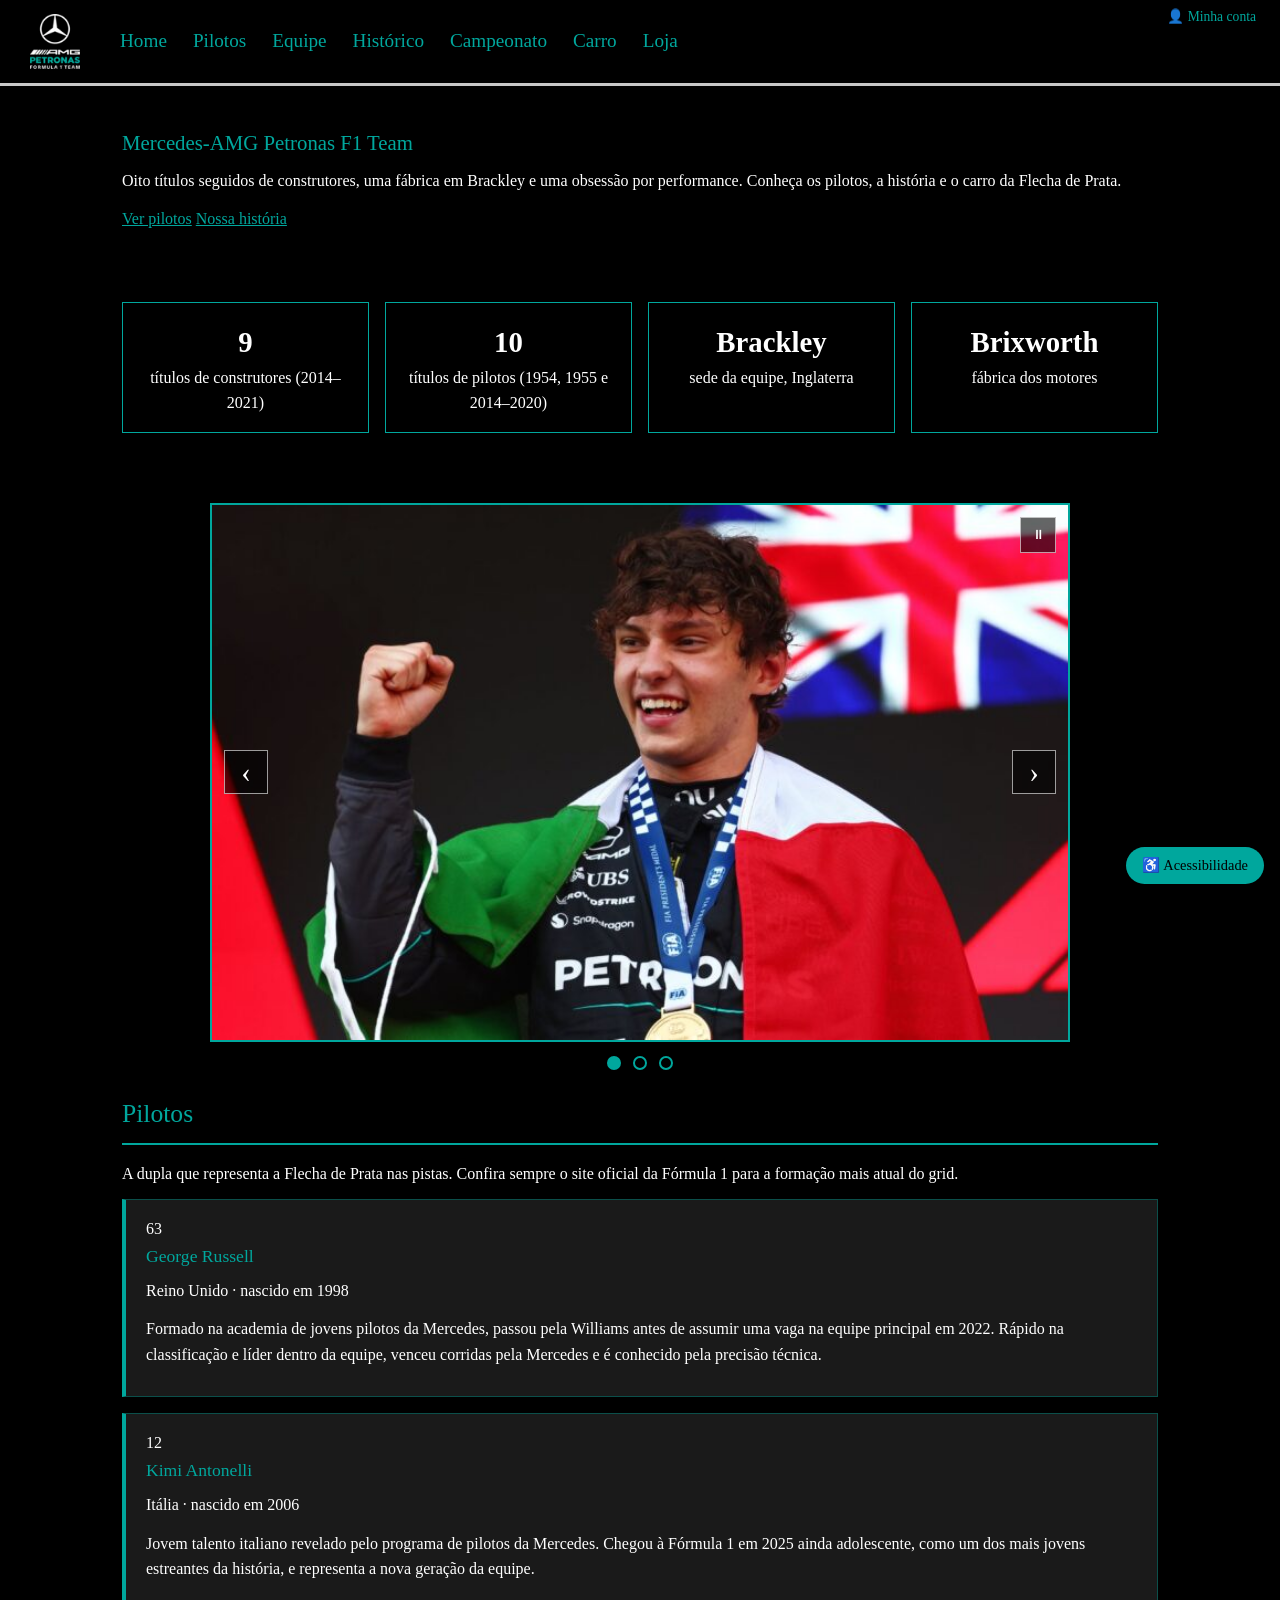
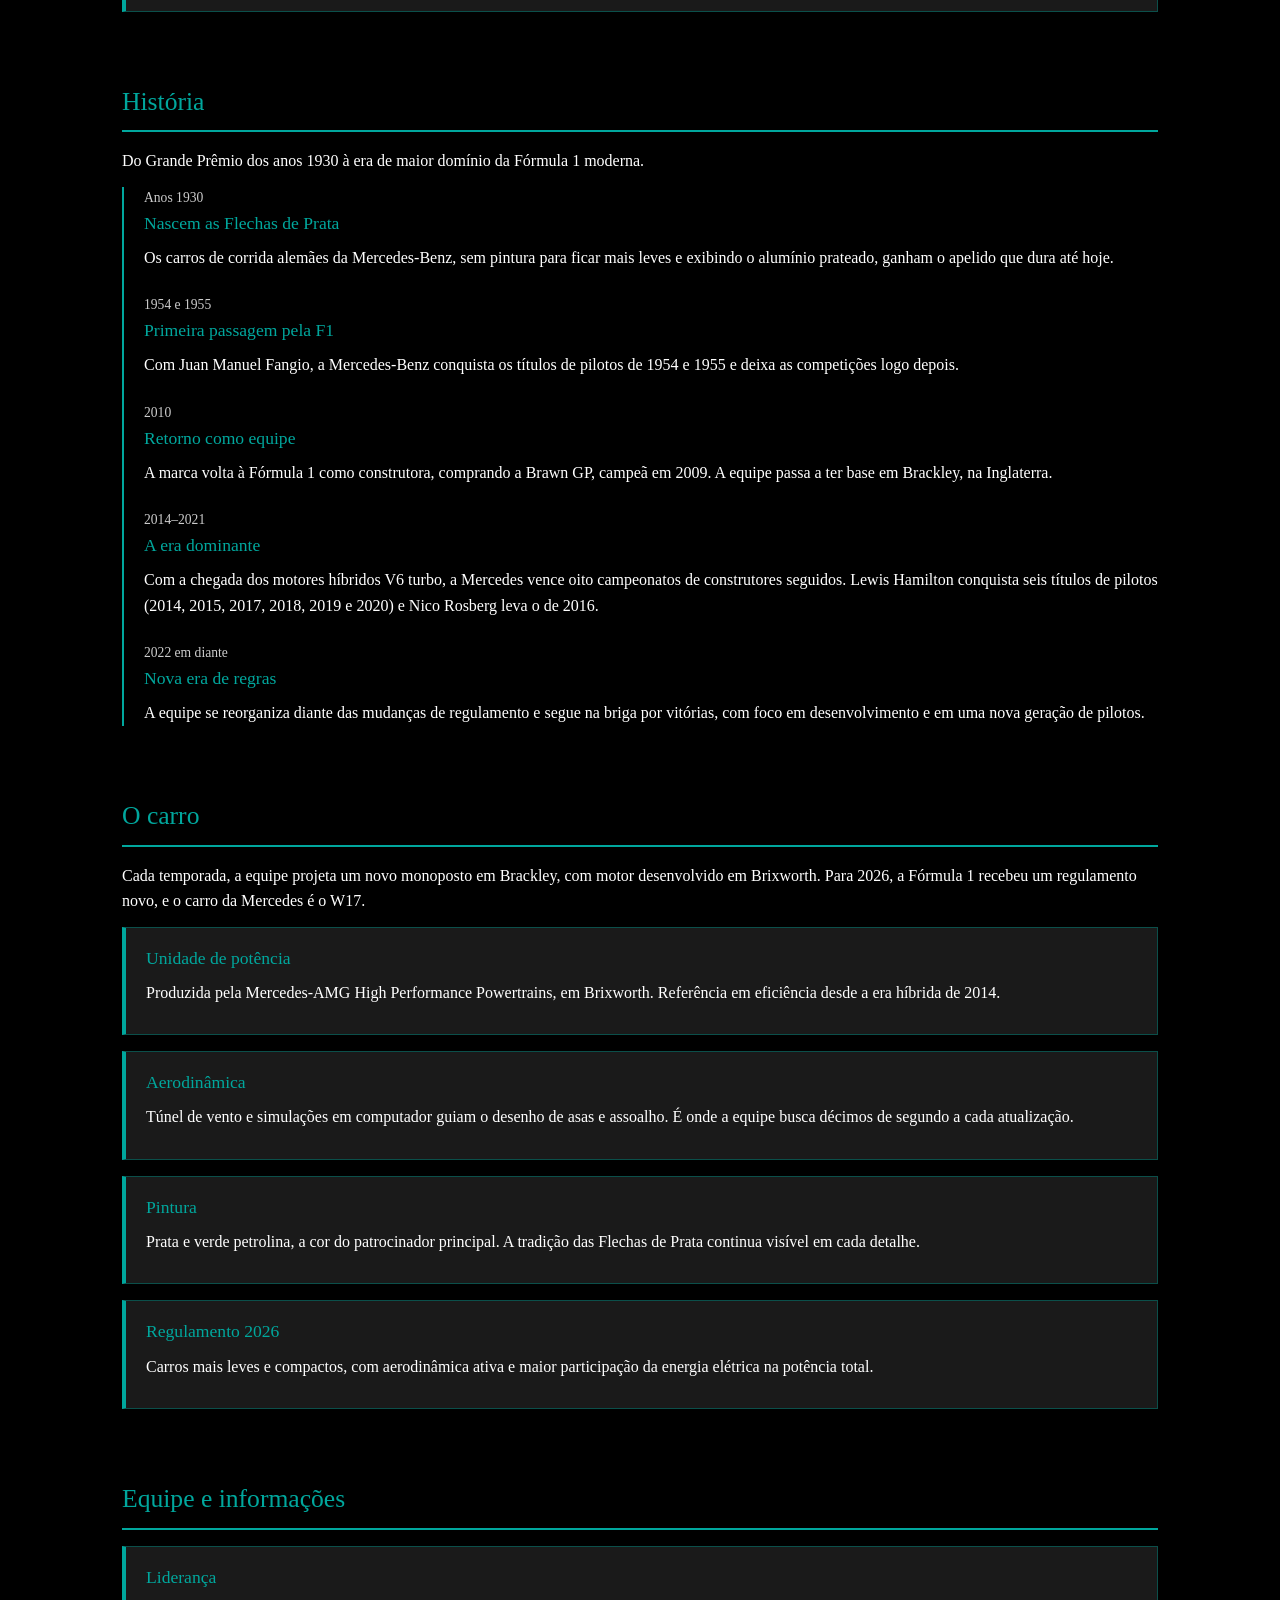
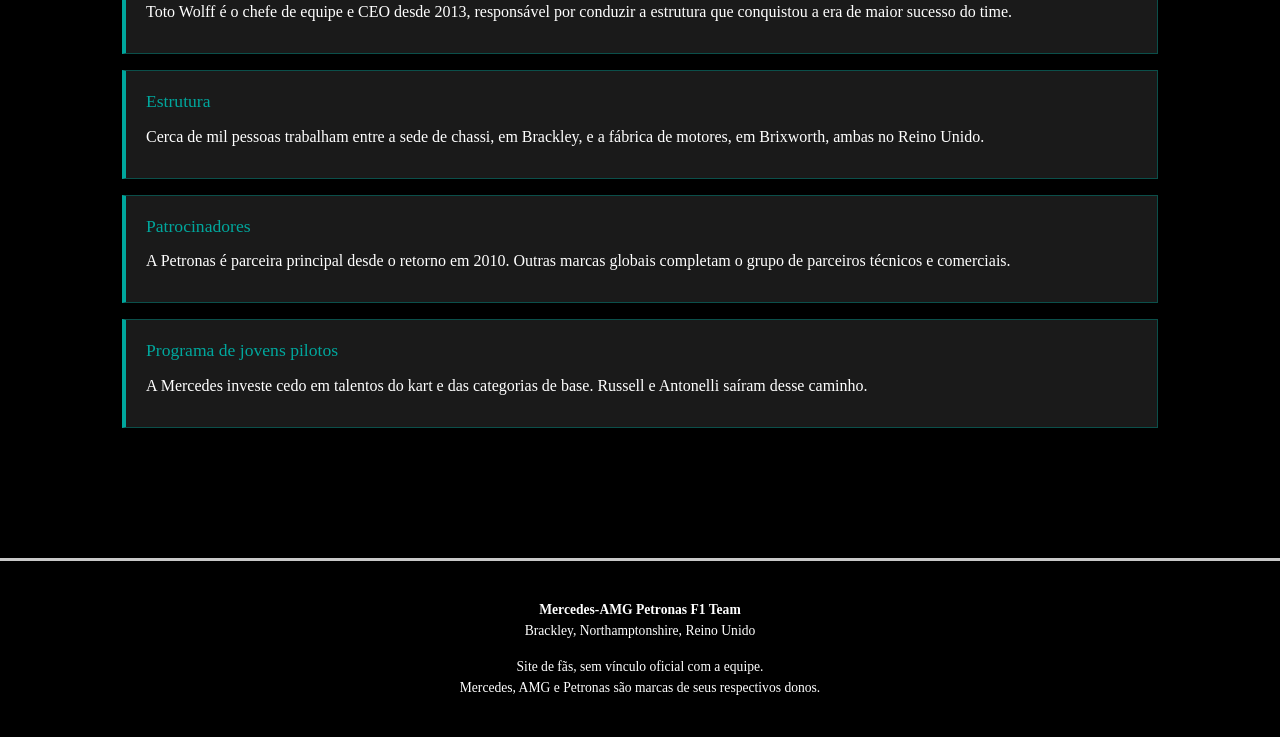
<file: index.html>
<!DOCTYPE html>
<html lang="pt-BR">
<head>
<meta charset="UTF-8">
<meta name="viewport" content="width=device-width, initial-scale=1">
<title>Mercedes-AMG Petronas F1 Team</title>
<meta name="description" content="Site sobre a equipe Mercedes-AMG Petronas de Fórmula 1: pilotos, história, carro e mais.">
<link rel="stylesheet" href="style.css">
<script src="acessibilidade.js"></script>
</head>

<body id="pag-fundo">

<header id="nav-bar">
  <section id="logo">
   <img src="IMG/MF1_team_logo_Registered-Negative_full_colour (1).webp" alt="Mercedes-AMG Petronas" width="180">
</section>
  <nav aria-label="Principal">
    <a href="index.html">Home</a>
            <a href="pilotos.html">Pilotos</a>
            <a href="equipe.html">Equipe</a>
            <a href="histórico.html">Histórico</a>
            <a href="campeonato.html">Campeonato</a>
            <a href="carro.html">Carro</a>
            <a href="loja.html">Loja</a>
  </nav>
   <button type="button" id="abrir-conta" aria-label="Abrir minha conta">
            👤 Minha conta
        </button>
    </header>

    <dialog id="janela-conta">
        <button type="button" id="fechar-conta">X</button>

        <section id="login-cadastro">
            <h2>Minha conta</h2>

            <div id="area-login">
                <h3>Entrar na conta</h3>

                <form id="form-login">
                    <label for="email-login">E-mail:</label>
                    <input type="email" id="email-login" required placeholder="Digite seu e-mail">

                    <label for="senha-login">Senha:</label>
                    <input type="password" id="senha-login" required placeholder="Digite sua senha">

                    <button type="submit">Entrar</button>
                </form>

                <p>
                    Ainda não tem uma conta?
                    <button type="button" id="mostrar-cadastro">Cadastre-se aqui</button>
                </p>
            </div>

            <hr id="divisor-conta" hidden>

            <div id="area-cadastro" hidden>
                <h3>Criar uma conta</h3>

                <form id="form-cadastro">
                    <label for="nome-cadastro">Nome completo:</label>
                    <input type="text" id="nome-cadastro" required placeholder="Digite seu nome">

                    <label for="email-cadastro">E-mail:</label>
                    <input type="email" id="email-cadastro" required placeholder="Digite seu e-mail">

                    <label for="senha-cadastro">Senha:</label>
                    <input type="password" id="senha-cadastro" required minlength="6" placeholder="Crie uma senha">

                    <label for="confirmar-senha">Confirmar senha:</label>
                    <input type="password" id="confirmar-senha" required minlength="6" placeholder="Digite a senha novamente">

                    <button type="submit">Criar conta</button>
                </form>

                <p>
                    Já tem uma conta?
                    <button type="button" id="mostrar-login">Entrar</button>
                </p>
            </div>

            <div id="area-usuario" hidden>
                <h3>Bem-vindo(a)!</h3>
                <p id="mensagem-usuario"></p>
                <button type="button" id="botao-sair">Sair da conta</button>
            </div>

            <p id="mensagem-conta" aria-live="polite"></p>
        </section>
    </dialog>

<main id="topo">

  <section>
    <h1>Mercedes-AMG Petronas F1 Team</h1>
    <p>Oito títulos seguidos de construtores, uma fábrica em Brackley e uma obsessão por performance. Conheça os pilotos, a história e o carro da Flecha de Prata.</p>
    <a href="#pilotos">Ver pilotos</a>
    <a href="#historia">Nossa história</a>
  </section>

  <section>
    <ul>
      <li><strong>9</strong> títulos de construtores (2014–2021)</li>
      <li><strong>10</strong> títulos de pilotos (1954, 1955 e 2014–2020)</li>
      <li><strong>Brackley</strong> sede da equipe, Inglaterra</li>
      <li><strong>Brixworth</strong> fábrica dos motores</li>
    </ul>
  </section>

  <section id="carrossel" aria-roledescription="carrossel" aria-label="Fotos da equipe">
    <div class="car-janela">
      <div class="car-trilho">

        <div class="car-slide">
          <img src="IMG/kimi-860x484.jpg" >
        </div>

        <div class="car-slide">
          <img src="IMG/Equipe.jpg" >
        </div>

        <div class="car-slide">
          <img src="IMG/dupla.avif">
        </div>

      </div>

      <button type="button" class="car-btn car-anterior" aria-label="Foto anterior">‹</button>
      <button type="button" class="car-btn car-proximo" aria-label="Próxima foto">›</button>
      <button type="button" class="car-pausa" aria-label="Pausar troca automática">⏸</button>
    </div>

    <div class="car-pontos"></div>
  </section>

  <section id="pilotos">
    <h2>Pilotos</h2>
    <p>A dupla que representa a Flecha de Prata nas pistas. Confira sempre o site oficial da Fórmula 1 para a formação mais atual do grid.</p>

    <article>
      <p>63</p>
      <h3>George Russell</h3>
      <p>Reino Unido · nascido em 1998</p>
      <p>Formado na academia de jovens pilotos da Mercedes, passou pela Williams antes de assumir uma vaga na equipe principal em 2022. Rápido na classificação e líder dentro da equipe, venceu corridas pela Mercedes e é conhecido pela precisão técnica.</p>
    </article>

    <article>
      <p>12</p>
      <h3>Kimi Antonelli</h3>
      <p>Itália · nascido em 2006</p>
      <p>Jovem talento italiano revelado pelo programa de pilotos da Mercedes. Chegou à Fórmula 1 em 2025 ainda adolescente, como um dos mais jovens estreantes da história, e representa a nova geração da equipe.</p>
    </article>
  </section>

  <section id="historia">
    <h2>História</h2>
    <p>Do Grande Prêmio dos anos 1930 à era de maior domínio da Fórmula 1 moderna.</p>
    <ol>
      <li>
        <time>Anos 1930</time>
        <h3>Nascem as Flechas de Prata</h3>
        <p>Os carros de corrida alemães da Mercedes-Benz, sem pintura para ficar mais leves e exibindo o alumínio prateado, ganham o apelido que dura até hoje.</p>
      </li>
      <li>
        <time>1954 e 1955</time>
        <h3>Primeira passagem pela F1</h3>
        <p>Com Juan Manuel Fangio, a Mercedes-Benz conquista os títulos de pilotos de 1954 e 1955 e deixa as competições logo depois.</p>
      </li>
      <li>
        <time>2010</time>
        <h3>Retorno como equipe</h3>
        <p>A marca volta à Fórmula 1 como construtora, comprando a Brawn GP, campeã em 2009. A equipe passa a ter base em Brackley, na Inglaterra.</p>
      </li>
      <li>
        <time>2014–2021</time>
        <h3>A era dominante</h3>
        <p>Com a chegada dos motores híbridos V6 turbo, a Mercedes vence oito campeonatos de construtores seguidos. Lewis Hamilton conquista seis títulos de pilotos (2014, 2015, 2017, 2018, 2019 e 2020) e Nico Rosberg leva o de 2016.</p>
      </li>
      <li>
        <time>2022 em diante</time>
        <h3>Nova era de regras</h3>
        <p>A equipe se reorganiza diante das mudanças de regulamento e segue na briga por vitórias, com foco em desenvolvimento e em uma nova geração de pilotos.</p>
      </li>
    </ol>
  </section>

  <section id="carro">
    <h2>O carro</h2>
    <p>Cada temporada, a equipe projeta um novo monoposto em Brackley, com motor desenvolvido em Brixworth. Para 2026, a Fórmula 1 recebeu um regulamento novo, e o carro da Mercedes é o W17.</p>

    <div>
      <h3>Unidade de potência</h3>
      <p>Produzida pela Mercedes-AMG High Performance Powertrains, em Brixworth. Referência em eficiência desde a era híbrida de 2014.</p>
    </div>
    <div>
      <h3>Aerodinâmica</h3>
      <p>Túnel de vento e simulações em computador guiam o desenho de asas e assoalho. É onde a equipe busca décimos de segundo a cada atualização.</p>
    </div>
    <div>
      <h3>Pintura</h3>
      <p>Prata e verde petrolina, a cor do patrocinador principal. A tradição das Flechas de Prata continua visível em cada detalhe.</p>
    </div>
    <div>
      <h3>Regulamento 2026</h3>
      <p>Carros mais leves e compactos, com aerodinâmica ativa e maior participação da energia elétrica na potência total.</p>
    </div>
  </section>

  <section id="equipe">
    <h2>Equipe e informações</h2>

    <div>
      <h3>Liderança</h3>
      <p>Toto Wolff é o chefe de equipe e CEO desde 2013, responsável por conduzir a estrutura que conquistou a era de maior sucesso do time.</p>
    </div>
    <div>
      <h3>Estrutura</h3>
      <p>Cerca de mil pessoas trabalham entre a sede de chassi, em Brackley, e a fábrica de motores, em Brixworth, ambas no Reino Unido.</p>
    </div>
    <div>
      <h3>Patrocinadores</h3>
      <p>A Petronas é parceira principal desde o retorno em 2010. Outras marcas globais completam o grupo de parceiros técnicos e comerciais.</p>
    </div>
    <div>
      <h3>Programa de jovens pilotos</h3>
      <p>A Mercedes investe cedo em talentos do kart e das categorias de base. Russell e Antonelli saíram desse caminho.</p>
    </div>
  </section>

</main>

<footer id="contato">
  <p><strong>Mercedes-AMG Petronas F1 Team</strong><br>Brackley, Northamptonshire, Reino Unido</p>
  <p>Site de fãs, sem vínculo oficial com a equipe.<br>Mercedes, AMG e Petronas são marcas de seus respectivos donos.</p>
</footer>
<script>
        // Recupera as contas cadastradas no navegador.
        let usuarios = JSON.parse(
            localStorage.getItem("usuariosMercedes")
        ) || [];

        // Recupera a sessão atual.
        let usuarioLogado = JSON.parse(
            localStorage.getItem("usuarioLogadoMercedes")
        ) || null;

        const formularioLogin = document.getElementById("form-login");
        const formularioCadastro = document.getElementById("form-cadastro");

        const areaLogin = document.getElementById("area-login");
        const areaCadastro = document.getElementById("area-cadastro");
        const areaUsuario = document.getElementById("area-usuario");

        const mensagemConta = document.getElementById("mensagem-conta");

        function salvarUsuarios() {
            localStorage.setItem(
                "usuariosMercedes",
                JSON.stringify(usuarios)
            );
        }

        // Atualiza a tela de acordo com o estado da conta.
        function atualizarConta() {
            if (usuarioLogado) {
                areaLogin.hidden = true;
                areaCadastro.hidden = true;
                areaUsuario.hidden = false;

                document.getElementById("mensagem-usuario").textContent =
                    "Olá, " + usuarioLogado.nome + "! Você está conectado.";

            } else {
                areaLogin.hidden = false;
                areaCadastro.hidden = true;
                areaUsuario.hidden = true;
            }
        }

        // Criar uma nova conta.
        formularioCadastro.addEventListener("submit", function(evento) {
            evento.preventDefault();

            const nome = document.getElementById("nome-cadastro").value.trim();
            const email = document.getElementById("email-cadastro").value.trim().toLowerCase();
            const senha = document.getElementById("senha-cadastro").value;
            const confirmarSenha = document.getElementById("confirmar-senha").value;

            if (senha.length < 6) {
                mensagemConta.textContent =
                    "A senha precisa ter pelo menos 6 caracteres.";
                return;
            }

            if (senha !== confirmarSenha) {
                mensagemConta.textContent = "As senhas não são iguais.";
                return;
            }

            const emailExistente = usuarios.find(function(usuario) {
                return usuario.email === email;
            });

            if (emailExistente) {
                mensagemConta.textContent =
                    "Este e-mail já possui uma conta cadastrada.";
                return;
            }

            const novoUsuario = {
                nome: nome,
                email: email,
                senha: senha
            };

            usuarios.push(novoUsuario);
            salvarUsuarios();

            usuarioLogado = {
                nome: novoUsuario.nome,
                email: novoUsuario.email
            };

            localStorage.setItem(
                "usuarioLogadoMercedes",
                JSON.stringify(usuarioLogado)
            );

            formularioCadastro.reset();

            mensagemConta.textContent = "Conta criada com sucesso!";
            atualizarConta();
        });

        // Entrar em uma conta existente.
        formularioLogin.addEventListener("submit", function(evento) {
            evento.preventDefault();

            const email = document.getElementById("email-login").value.trim().toLowerCase();
            const senha = document.getElementById("senha-login").value;

            const usuarioEncontrado = usuarios.find(function(usuario) {
                return usuario.email === email && usuario.senha === senha;
            });

            if (!usuarioEncontrado) {
                mensagemConta.textContent = "E-mail ou senha incorretos.";
                return;
            }

            usuarioLogado = {
                nome: usuarioEncontrado.nome,
                email: usuarioEncontrado.email
            };

            localStorage.setItem(
                "usuarioLogadoMercedes",
                JSON.stringify(usuarioLogado)
            );

            formularioLogin.reset();

            mensagemConta.textContent = "Login realizado com sucesso!";
            atualizarConta();
        });

        // Sair da conta.
        document.getElementById("botao-sair").addEventListener(
            "click",
            function() {
                usuarioLogado = null;

                localStorage.removeItem("usuarioLogadoMercedes");

                mensagemConta.textContent = "Você saiu da sua conta.";
                atualizarConta();
            }
        );

        // Verifica se já existe uma sessão ao abrir a página.
        atualizarConta();
    </script>

    <script>
        // Controla a janela de login e cadastro.
        const janelaConta = document.getElementById("janela-conta");
        const botaoAbrirConta = document.getElementById("abrir-conta");

        botaoAbrirConta.addEventListener("click", function() {
            atualizarConta();
            janelaConta.showModal();
        });

        document.getElementById("fechar-conta").addEventListener(
            "click",
            function() {
                janelaConta.close();
            }
        );

        document.getElementById("mostrar-cadastro").addEventListener(
            "click",
            function() {
                document.getElementById("area-login").hidden = true;
                document.getElementById("area-cadastro").hidden = false;
                document.getElementById("divisor-conta").hidden = false;
                document.getElementById("mensagem-conta").textContent = "";
            }
        );

        document.getElementById("mostrar-login").addEventListener(
            "click",
            function() {
                document.getElementById("area-cadastro").hidden = true;
                document.getElementById("area-login").hidden = false;
                document.getElementById("divisor-conta").hidden = true;
                document.getElementById("mensagem-conta").textContent = "";
            }
        );
    </script>
    <script src="carrosel.js"></script>
</body>
</html>
</file>
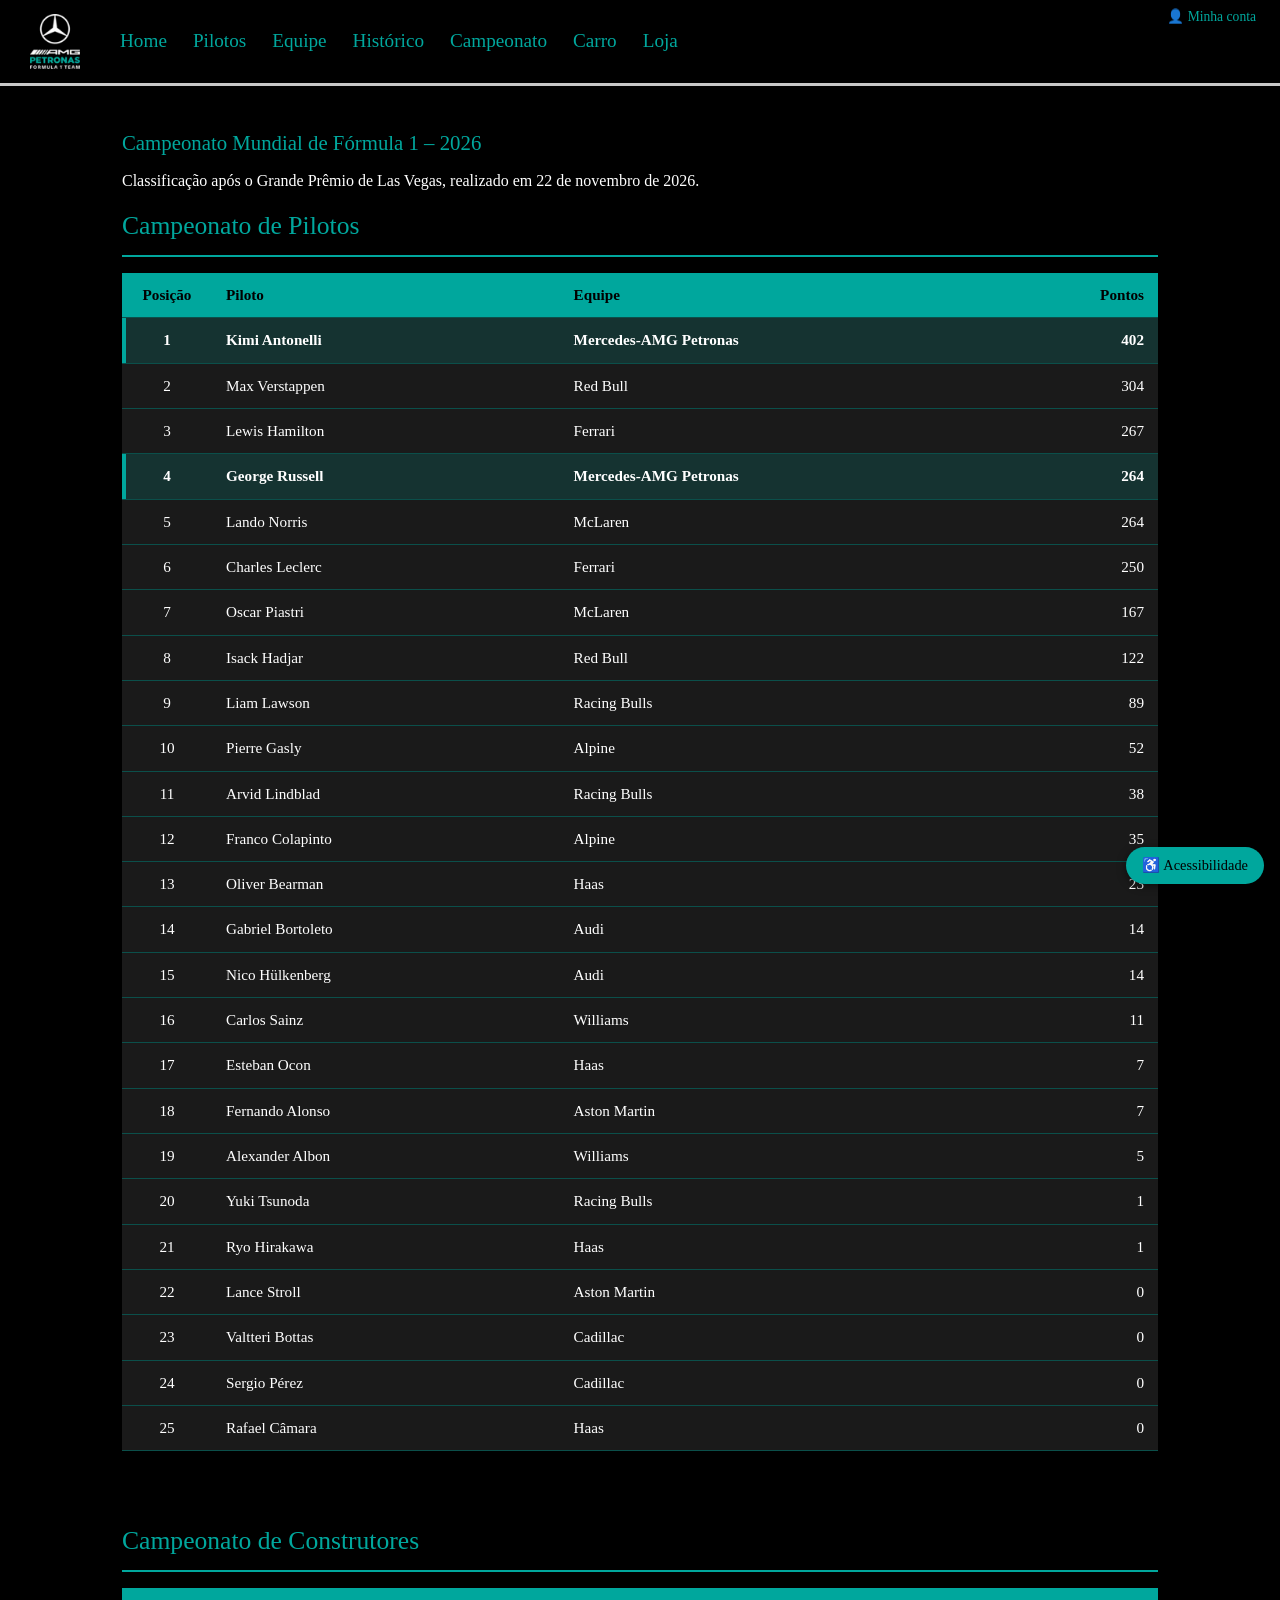
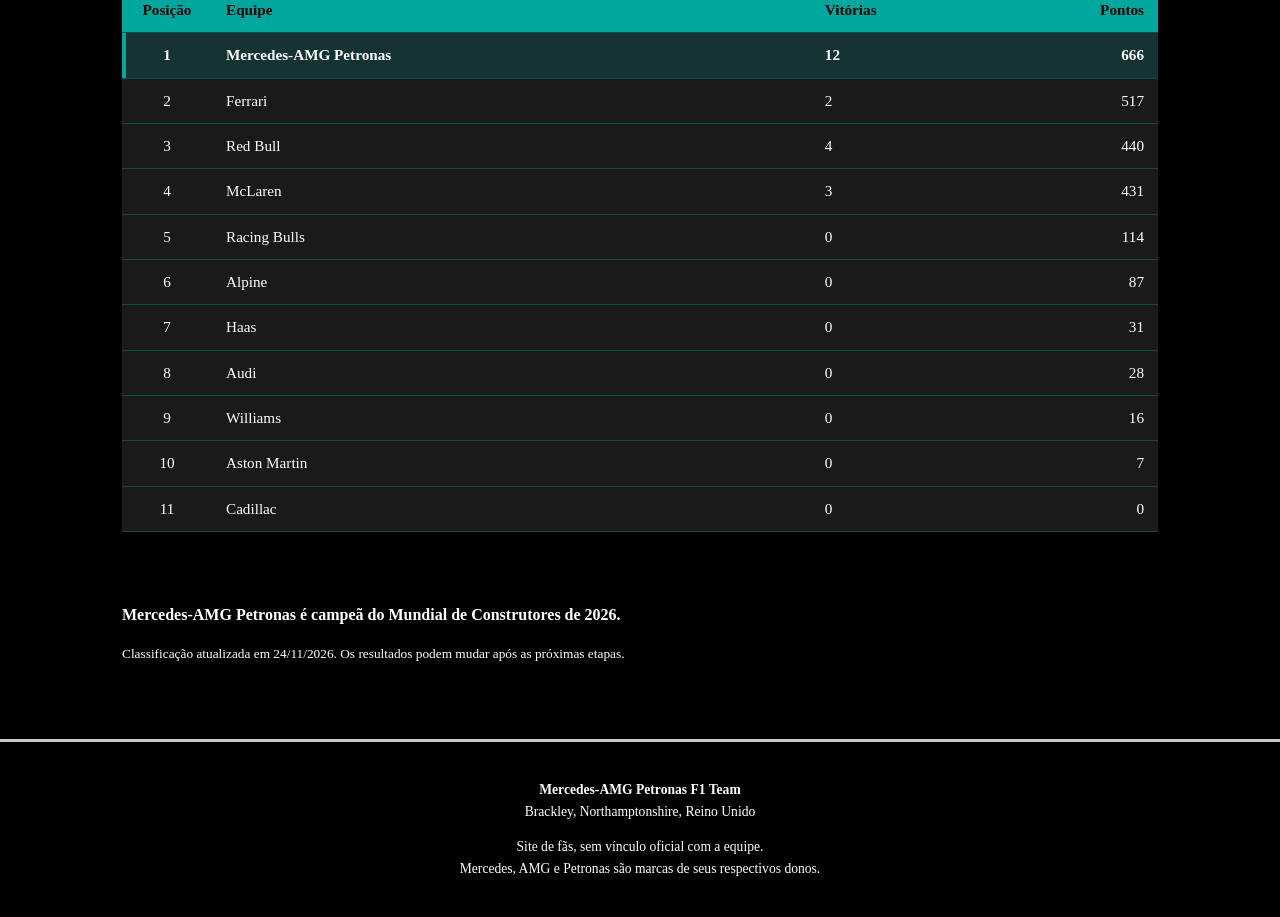
<file: campeonato.html>
<!DOCTYPE html>
<html lang="pt-BR">
<head>
    <meta charset="UTF-8">
    <meta name="viewport" content="width=device-width, initial-scale=1.0">
    <title>Mercedes-AMG Petronas | Campeonato</title>
    <link rel="stylesheet" href="style.css">
    <script src="acessibilidade.js"></script>
</head>
<body>

    <header id="nav-bar">
       <section id="logo">
        <img src="IMG/MF1_team_logo_Registered-Negative_full_colour (1).webp" alt="Mercedes-AMG Petronas" width="180">
    </section>
        <nav>
            <a href="index.html">Home</a>
            <a href="pilotos.html">Pilotos</a>
            <a href="equipe.html">Equipe</a>
            <a href="histórico.html">Histórico</a>
            <a href="campeonato.html">Campeonato</a>
            <a href="carro.html">Carro</a>
            <a href="loja.html">Loja</a>
        </nav>

       <button type="button" id="abrir-conta" aria-label="Abrir minha conta">
            👤 Minha conta
        </button>
    </header>

    <dialog id="janela-conta">
        <button type="button" id="fechar-conta">X</button>

        <section id="login-cadastro">
            <h2>Minha conta</h2>

            <div id="area-login">
                <h3>Entrar na conta</h3>

                <form id="form-login">
                    <label for="email-login">E-mail:</label>
                    <input type="email" id="email-login" required placeholder="Digite seu e-mail">

                    <label for="senha-login">Senha:</label>
                    <input type="password" id="senha-login" required placeholder="Digite sua senha">

                    <button type="submit">Entrar</button>
                </form>

                <p>
                    Ainda não tem uma conta?
                    <button type="button" id="mostrar-cadastro">Cadastre-se aqui</button>
                </p>
            </div>

            <hr id="divisor-conta" hidden>

            <div id="area-cadastro" hidden>
                <h3>Criar uma conta</h3>

                <form id="form-cadastro">
                    <label for="nome-cadastro">Nome completo:</label>
                    <input type="text" id="nome-cadastro" required placeholder="Digite seu nome">

                    <label for="email-cadastro">E-mail:</label>
                    <input type="email" id="email-cadastro" required placeholder="Digite seu e-mail">

                    <label for="senha-cadastro">Senha:</label>
                    <input type="password" id="senha-cadastro" required minlength="6" placeholder="Crie uma senha">

                    <label for="confirmar-senha">Confirmar senha:</label>
                    <input type="password" id="confirmar-senha" required minlength="6" placeholder="Digite a senha novamente">

                    <button type="submit">Criar conta</button>
                </form>

                <p>
                    Já tem uma conta?
                    <button type="button" id="mostrar-login">Entrar</button>
                </p>
            </div>

            <div id="area-usuario" hidden>
                <h3>Bem-vindo(a)!</h3>
                <p id="mensagem-usuario"></p>
                <button type="button" id="botao-sair">Sair da conta</button>
            </div>

            <p id="mensagem-conta" aria-live="polite"></p>
        </section>
    </dialog>

    </header>

<main>
        <h1>Campeonato Mundial de Fórmula 1 – 2026</h1>
        <p>Classificação após o Grande Prêmio de Las Vegas, realizado em 22 de novembro de 2026.</p>

        <section>
            <h2>Campeonato de Pilotos</h2>

            <table>
                <thead>
                    <tr>
                        <th>Posição</th>
                        <th>Piloto</th>
                        <th>Equipe</th>
                        <th>Pontos</th>
                    </tr>
                </thead>

                <tbody>
                    <tr class="mercedes"><td>1</td><td>Kimi Antonelli</td><td>Mercedes-AMG Petronas</td><td>402</td></tr>
                    <tr><td>2</td><td>Max Verstappen</td><td>Red Bull</td><td>304</td></tr>
                    <tr><td>3</td><td>Lewis Hamilton</td><td>Ferrari</td><td>267</td></tr>
                    <tr class="mercedes"><td>4</td><td>George Russell</td><td>Mercedes-AMG Petronas</td><td>264</td></tr>
                    <tr><td>5</td><td>Lando Norris</td><td>McLaren</td><td>264</td></tr>
                    <tr><td>6</td><td>Charles Leclerc</td><td>Ferrari</td><td>250</td></tr>
                    <tr><td>7</td><td>Oscar Piastri</td><td>McLaren</td><td>167</td></tr>
                    <tr><td>8</td><td>Isack Hadjar</td><td>Red Bull</td><td>122</td></tr>
                    <tr><td>9</td><td>Liam Lawson</td><td>Racing Bulls</td><td>89</td></tr>
                    <tr><td>10</td><td>Pierre Gasly</td><td>Alpine</td><td>52</td></tr>
                    <tr><td>11</td><td>Arvid Lindblad</td><td>Racing Bulls</td><td>38</td></tr>
                    <tr><td>12</td><td>Franco Colapinto</td><td>Alpine</td><td>35</td></tr>
                    <tr><td>13</td><td>Oliver Bearman</td><td>Haas</td><td>23</td></tr>
                    <tr><td>14</td><td>Gabriel Bortoleto</td><td>Audi</td><td>14</td></tr>
                    <tr><td>15</td><td>Nico Hülkenberg</td><td>Audi</td><td>14</td></tr>
                    <tr><td>16</td><td>Carlos Sainz</td><td>Williams</td><td>11</td></tr>
                    <tr><td>17</td><td>Esteban Ocon</td><td>Haas</td><td>7</td></tr>
                    <tr><td>18</td><td>Fernando Alonso</td><td>Aston Martin</td><td>7</td></tr>
                    <tr><td>19</td><td>Alexander Albon</td><td>Williams</td><td>5</td></tr>
                    <tr><td>20</td><td>Yuki Tsunoda</td><td>Racing Bulls</td><td>1</td></tr>
                    <tr><td>21</td><td>Ryo Hirakawa</td><td>Haas</td><td>1</td></tr>
                    <tr><td>22</td><td>Lance Stroll</td><td>Aston Martin</td><td>0</td></tr>
                    <tr><td>23</td><td>Valtteri Bottas</td><td>Cadillac</td><td>0</td></tr>
                    <tr><td>24</td><td>Sergio Pérez</td><td>Cadillac</td><td>0</td></tr>
                    <tr><td>25</td><td>Rafael Câmara</td><td>Haas</td><td>0</td></tr>
                </tbody>
            </table>
        </section>

        <section>
            <h2>Campeonato de Construtores</h2>

            <table>
                <thead>
                    <tr>
                        <th>Posição</th>
                        <th>Equipe</th>
                        <th>Vitórias</th>
                        <th>Pontos</th>
                    </tr>
                </thead>

                <tbody>
                    <tr class="mercedes"><td>1</td><td>Mercedes-AMG Petronas </td><td>12</td><td>666</td></tr>
                    <tr><td>2</td><td>Ferrari</td><td>2</td><td>517</td></tr>
                    <tr><td>3</td><td>Red Bull</td><td>4</td><td>440</td></tr>
                    <tr><td>4</td><td>McLaren</td><td>3</td><td>431</td></tr>
                    <tr><td>5</td><td>Racing Bulls</td><td>0</td><td>114</td></tr>
                    <tr><td>6</td><td>Alpine</td><td>0</td><td>87</td></tr>
                    <tr><td>7</td><td>Haas</td><td>0</td><td>31</td></tr>
                    <tr><td>8</td><td>Audi</td><td>0</td><td>28</td></tr>
                    <tr><td>9</td><td>Williams</td><td>0</td><td>16</td></tr>
                    <tr><td>10</td><td>Aston Martin</td><td>0</td><td>7</td></tr>
                    <tr><td>11</td><td>Cadillac</td><td>0</td><td>0</td></tr>
                </tbody>
            </table>
        </section>

        <p><strong> Mercedes-AMG Petronas é campeã do Mundial de Construtores de 2026.</strong></p>
        <p><small>Classificação atualizada em 24/11/2026. Os resultados podem mudar após as próximas etapas.</small></p>
    </main>

   <footer id="contato">
  <p><strong>Mercedes-AMG Petronas F1 Team</strong><br>Brackley, Northamptonshire, Reino Unido</p>
  <p>Site de fãs, sem vínculo oficial com a equipe.<br>Mercedes, AMG e Petronas são marcas de seus respectivos donos.</p>
</footer>

<script>
        // Recupera as contas cadastradas no navegador.
        let usuarios = JSON.parse(
            localStorage.getItem("usuariosMercedes")
        ) || [];

        // Recupera a sessão atual.
        let usuarioLogado = JSON.parse(
            localStorage.getItem("usuarioLogadoMercedes")
        ) || null;

        const formularioLogin = document.getElementById("form-login");
        const formularioCadastro = document.getElementById("form-cadastro");

        const areaLogin = document.getElementById("area-login");
        const areaCadastro = document.getElementById("area-cadastro");
        const areaUsuario = document.getElementById("area-usuario");

        const mensagemConta = document.getElementById("mensagem-conta");

        function salvarUsuarios() {
            localStorage.setItem(
                "usuariosMercedes",
                JSON.stringify(usuarios)
            );
        }

        // Atualiza a tela de acordo com o estado da conta.
        function atualizarConta() {
            if (usuarioLogado) {
                areaLogin.hidden = true;
                areaCadastro.hidden = true;
                areaUsuario.hidden = false;

                document.getElementById("mensagem-usuario").textContent =
                    "Olá, " + usuarioLogado.nome + "! Você está conectado.";

            } else {
                areaLogin.hidden = false;
                areaCadastro.hidden = true;
                areaUsuario.hidden = true;
            }
        }

        // Criar uma nova conta.
        formularioCadastro.addEventListener("submit", function(evento) {
            evento.preventDefault();

            const nome = document.getElementById("nome-cadastro").value.trim();
            const email = document.getElementById("email-cadastro").value.trim().toLowerCase();
            const senha = document.getElementById("senha-cadastro").value;
            const confirmarSenha = document.getElementById("confirmar-senha").value;

            if (senha.length < 6) {
                mensagemConta.textContent =
                    "A senha precisa ter pelo menos 6 caracteres.";
                return;
            }

            if (senha !== confirmarSenha) {
                mensagemConta.textContent = "As senhas não são iguais.";
                return;
            }

            const emailExistente = usuarios.find(function(usuario) {
                return usuario.email === email;
            });

            if (emailExistente) {
                mensagemConta.textContent =
                    "Este e-mail já possui uma conta cadastrada.";
                return;
            }

            const novoUsuario = {
                nome: nome,
                email: email,
                senha: senha
            };

            usuarios.push(novoUsuario);
            salvarUsuarios();

            usuarioLogado = {
                nome: novoUsuario.nome,
                email: novoUsuario.email
            };

            localStorage.setItem(
                "usuarioLogadoMercedes",
                JSON.stringify(usuarioLogado)
            );

            formularioCadastro.reset();

            mensagemConta.textContent = "Conta criada com sucesso!";
            atualizarConta();
        });

        // Entrar em uma conta existente.
        formularioLogin.addEventListener("submit", function(evento) {
            evento.preventDefault();

            const email = document.getElementById("email-login").value.trim().toLowerCase();
            const senha = document.getElementById("senha-login").value;

            const usuarioEncontrado = usuarios.find(function(usuario) {
                return usuario.email === email && usuario.senha === senha;
            });

            if (!usuarioEncontrado) {
                mensagemConta.textContent = "E-mail ou senha incorretos.";
                return;
            }

            usuarioLogado = {
                nome: usuarioEncontrado.nome,
                email: usuarioEncontrado.email
            };

            localStorage.setItem(
                "usuarioLogadoMercedes",
                JSON.stringify(usuarioLogado)
            );

            formularioLogin.reset();

            mensagemConta.textContent = "Login realizado com sucesso!";
            atualizarConta();
        });

        // Sair da conta.
        document.getElementById("botao-sair").addEventListener(
            "click",
            function() {
                usuarioLogado = null;

                localStorage.removeItem("usuarioLogadoMercedes");

                mensagemConta.textContent = "Você saiu da sua conta.";
                atualizarConta();
            }
        );

        // Verifica se já existe uma sessão ao abrir a página.
        atualizarConta();
    </script>

    <script>
        // Controla a janela de login e cadastro.
        const janelaConta = document.getElementById("janela-conta");
        const botaoAbrirConta = document.getElementById("abrir-conta");

        botaoAbrirConta.addEventListener("click", function() {
            atualizarConta();
            janelaConta.showModal();
        });

        document.getElementById("fechar-conta").addEventListener(
            "click",
            function() {
                janelaConta.close();
            }
        );

        document.getElementById("mostrar-cadastro").addEventListener(
            "click",
            function() {
                document.getElementById("area-login").hidden = true;
                document.getElementById("area-cadastro").hidden = false;
                document.getElementById("divisor-conta").hidden = false;
                document.getElementById("mensagem-conta").textContent = "";
            }
        );

        document.getElementById("mostrar-login").addEventListener(
            "click",
            function() {
                document.getElementById("area-cadastro").hidden = true;
                document.getElementById("area-login").hidden = false;
                document.getElementById("divisor-conta").hidden = true;
                document.getElementById("mensagem-conta").textContent = "";
            }
        );
    </script>
</body>
</html>
</file>
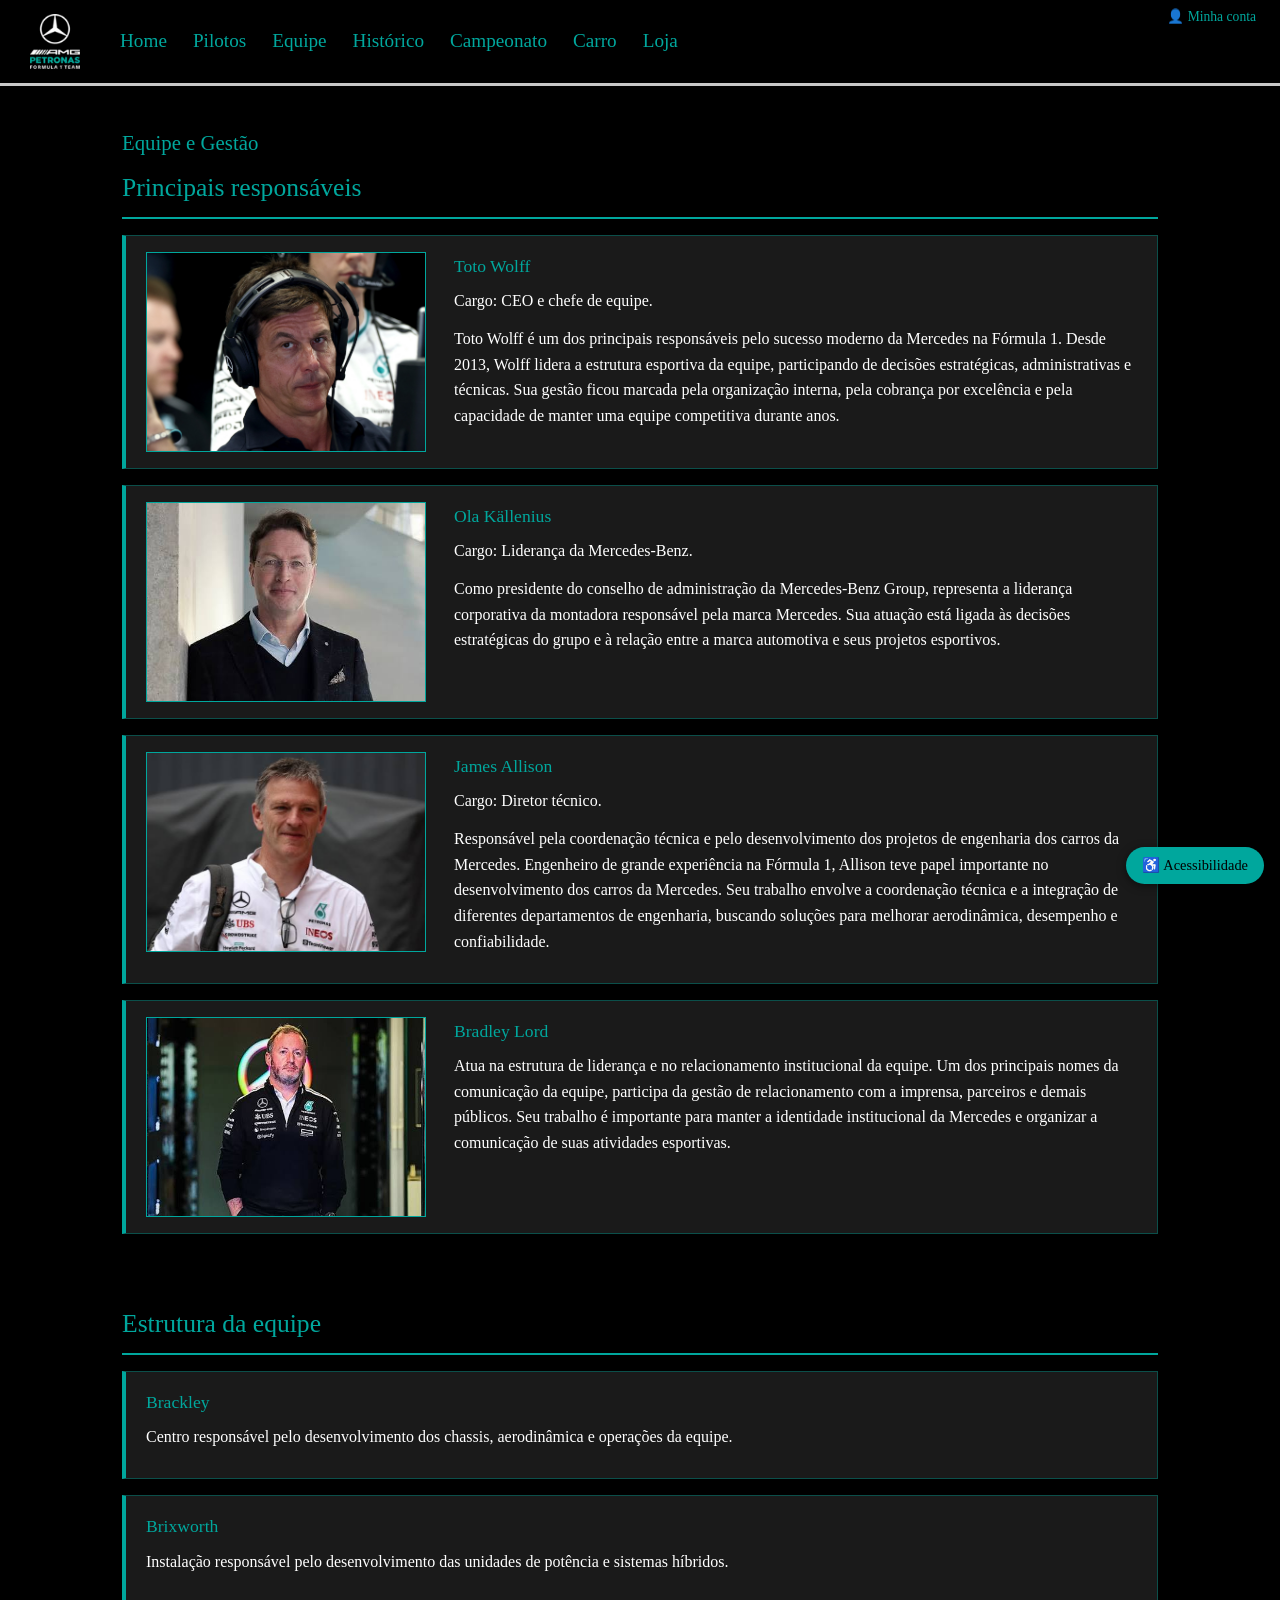
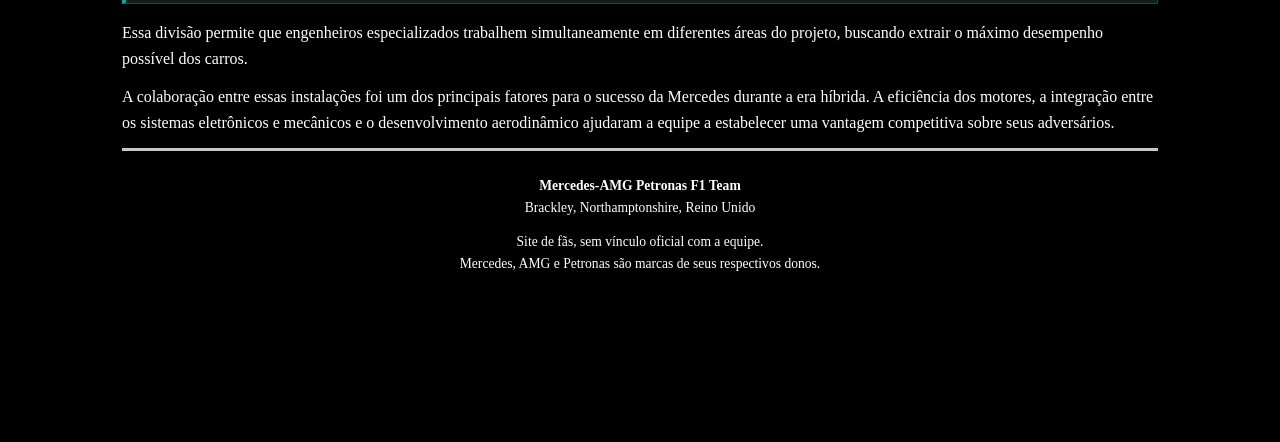
<file: equipe.html>
<!DOCTYPE html>
<html lang="pt-BR">
<head>
    <meta charset="UTF-8">
    <meta name="viewport" content="width=device-width, initial-scale=1.0">
    <title>Mercedes-AMG Petronas | Equipe</title>
    <link rel="stylesheet" href="style.css">
    <script src="acessibilidade.js"></script>
</head>
<body>

    <header id="nav-bar">
        <section id="logo">
            <img src="IMG/MF1_team_logo_Registered-Negative_full_colour (1).webp" alt="Mercedes-AMG Petronas" width="180">
        </section>
        <nav>
            <a href="index.html">Home</a>
            <a href="pilotos.html">Pilotos</a>
            <a href="equipe.html">Equipe</a>
            <a href="histórico.html">Histórico</a>
            <a href="campeonato.html">Campeonato</a>
            <a href="carro.html">Carro</a>
            <a href="loja.html">Loja</a>
        </nav>
         <button type="button" id="abrir-conta" aria-label="Abrir minha conta">
            👤 Minha conta
        </button>
    </header>

    <dialog id="janela-conta">
        <button type="button" id="fechar-conta">X</button>

        <section id="login-cadastro">
            <h2>Minha conta</h2>

            <div id="area-login">
                <h3>Entrar na conta</h3>

                <form id="form-login">
                    <label for="email-login">E-mail:</label>
                    <input type="email" id="email-login" required placeholder="Digite seu e-mail">

                    <label for="senha-login">Senha:</label>
                    <input type="password" id="senha-login" required placeholder="Digite sua senha">

                    <button type="submit">Entrar</button>
                </form>

                <p>
                    Ainda não tem uma conta?
                    <button type="button" id="mostrar-cadastro">Cadastre-se aqui</button>
                </p>
            </div>

            <hr id="divisor-conta" hidden>

            <div id="area-cadastro" hidden>
                <h3>Criar uma conta</h3>

                <form id="form-cadastro">
                    <label for="nome-cadastro">Nome completo:</label>
                    <input type="text" id="nome-cadastro" required placeholder="Digite seu nome">

                    <label for="email-cadastro">E-mail:</label>
                    <input type="email" id="email-cadastro" required placeholder="Digite seu e-mail">

                    <label for="senha-cadastro">Senha:</label>
                    <input type="password" id="senha-cadastro" required minlength="6" placeholder="Crie uma senha">

                    <label for="confirmar-senha">Confirmar senha:</label>
                    <input type="password" id="confirmar-senha" required minlength="6" placeholder="Digite a senha novamente">

                    <button type="submit">Criar conta</button>
                </form>

                <p>
                    Já tem uma conta?
                    <button type="button" id="mostrar-login">Entrar</button>
                </p>
            </div>

            <div id="area-usuario" hidden>
                <h3>Bem-vindo(a)!</h3>
                <p id="mensagem-usuario"></p>
                <button type="button" id="botao-sair">Sair da conta</button>
            </div>

            <p id="mensagem-conta" aria-live="polite"></p>
        </section>
    </dialog>

    </header>

    <main>

        <h1>Equipe e Gestão</h1>

        <section>
            <h2>Principais responsáveis</h2>

            <article>
                <img src="IMG/toto.jpg" alt="Toto Wolff">

                <h3>Toto Wolff</h3>

                <p>Cargo: CEO e chefe de equipe.</p>

                <p>
                    Toto Wolff é um dos principais responsáveis
                    pelo sucesso moderno da Mercedes na Fórmula 1.
                    Desde 2013, 
                    Wolff lidera a estrutura esportiva da equipe,
                    participando de decisões estratégicas, 
                    administrativas e técnicas. 
                    Sua gestão ficou marcada pela organização interna, 
                    pela cobrança por excelência e pela capacidade de manter 
                    uma equipe competitiva durante anos.

                </p>
            </article>

          <article>
            <img src="IMG/ola.jpg" alt="Ola Källenius">

                <h3>Ola Källenius</h3>

                <p>Cargo: Liderança da Mercedes-Benz.</p>

                <p>
                    Como presidente do conselho de administração da
                    Mercedes-Benz Group, representa a liderança 
                    corporativa da montadora responsável pela 
                    marca Mercedes. Sua atuação está ligada às 
                    decisões estratégicas do grupo e à relação
                    entre a marca automotiva e seus projetos esportivos.

                </p>
          </article>


            <article>
                <img src="IMG/james.jpg" alt="James Allison">

                <h3>James Allison</h3>

                <p>Cargo: Diretor técnico.</p>

                <p>
                    Responsável pela coordenação técnica e pelo
                    desenvolvimento dos projetos de engenharia
                    dos carros da Mercedes. 
                    Engenheiro de grande experiência na Fórmula 1,
                    Allison teve papel importante no desenvolvimento
                    dos carros da Mercedes. Seu trabalho envolve a 
                    coordenação técnica e a integração de diferentes 
                    departamentos de engenharia, buscando soluções para 
                    melhorar aerodinâmica, desempenho e confiabilidade.

                </p>
            </article>

            <article>
                <img src="IMG/bradley.jpg" alt="Bradley Lord">

                <h3>Bradley Lord</h3>

                <p>
                    Atua na estrutura de liderança e no relacionamento
                    institucional da equipe. Um dos principais nomes 
                    da comunicação da equipe, participa da gestão de 
                    relacionamento com a imprensa, parceiros e demais 
                    públicos. Seu trabalho é importante para manter a 
                    identidade institucional da Mercedes e organizar a 
                    comunicação de suas atividades esportivas.

                </p>
            </article>

        </section>

        <section>
            <h2>Estrutura da equipe</h2>

            <article>
                <h3>Brackley</h3>

                <p>
                    Centro responsável pelo desenvolvimento dos chassis,
                    aerodinâmica e operações da equipe.
                </p>
            </article>

            <article>
                <h3>Brixworth</h3>

                <p>
                    Instalação responsável pelo desenvolvimento
                    das unidades de potência e sistemas híbridos.
                </p>
            </article>
<p>Essa divisão permite que engenheiros especializados trabalhem simultaneamente em diferentes áreas do projeto, buscando extrair o máximo desempenho possível dos carros.
</p>
<p>A colaboração entre essas instalações foi um dos principais fatores para o sucesso da Mercedes durante a era híbrida. A eficiência dos motores, a integração entre os sistemas 
  eletrônicos e mecânicos e o desenvolvimento aerodinâmico ajudaram a equipe a estabelecer uma vantagem competitiva sobre seus adversários.
</p>

<footer id="contato">
  <p><strong>Mercedes-AMG Petronas F1 Team</strong><br>Brackley, Northamptonshire, Reino Unido</p>
  <p>Site de fãs, sem vínculo oficial com a equipe.<br>Mercedes, AMG e Petronas são marcas de seus respectivos donos.</p>
</footer>
      <script>
        // Recupera as contas cadastradas no navegador.
        let usuarios = JSON.parse(
            localStorage.getItem("usuariosMercedes")
        ) || [];

        // Recupera a sessão atual.
        let usuarioLogado = JSON.parse(
            localStorage.getItem("usuarioLogadoMercedes")
        ) || null;

        const formularioLogin = document.getElementById("form-login");
        const formularioCadastro = document.getElementById("form-cadastro");

        const areaLogin = document.getElementById("area-login");
        const areaCadastro = document.getElementById("area-cadastro");
        const areaUsuario = document.getElementById("area-usuario");

        const mensagemConta = document.getElementById("mensagem-conta");

        function salvarUsuarios() {
            localStorage.setItem(
                "usuariosMercedes",
                JSON.stringify(usuarios)
            );
        }

        // Atualiza a tela de acordo com o estado da conta.
        function atualizarConta() {
            if (usuarioLogado) {
                areaLogin.hidden = true;
                areaCadastro.hidden = true;
                areaUsuario.hidden = false;

                document.getElementById("mensagem-usuario").textContent =
                    "Olá, " + usuarioLogado.nome + "! Você está conectado.";

            } else {
                areaLogin.hidden = false;
                areaCadastro.hidden = true;
                areaUsuario.hidden = true;
            }
        }

        // Criar uma nova conta.
        formularioCadastro.addEventListener("submit", function(evento) {
            evento.preventDefault();

            const nome = document.getElementById("nome-cadastro").value.trim();
            const email = document.getElementById("email-cadastro").value.trim().toLowerCase();
            const senha = document.getElementById("senha-cadastro").value;
            const confirmarSenha = document.getElementById("confirmar-senha").value;

            if (senha.length < 6) {
                mensagemConta.textContent =
                    "A senha precisa ter pelo menos 6 caracteres.";
                return;
            }

            if (senha !== confirmarSenha) {
                mensagemConta.textContent = "As senhas não são iguais.";
                return;
            }

            const emailExistente = usuarios.find(function(usuario) {
                return usuario.email === email;
            });

            if (emailExistente) {
                mensagemConta.textContent =
                    "Este e-mail já possui uma conta cadastrada.";
                return;
            }

            const novoUsuario = {
                nome: nome,
                email: email,
                senha: senha
            };

            usuarios.push(novoUsuario);
            salvarUsuarios();

            usuarioLogado = {
                nome: novoUsuario.nome,
                email: novoUsuario.email
            };

            localStorage.setItem(
                "usuarioLogadoMercedes",
                JSON.stringify(usuarioLogado)
            );

            formularioCadastro.reset();

            mensagemConta.textContent = "Conta criada com sucesso!";
            atualizarConta();
        });

        // Entrar em uma conta existente.
        formularioLogin.addEventListener("submit", function(evento) {
            evento.preventDefault();

            const email = document.getElementById("email-login").value.trim().toLowerCase();
            const senha = document.getElementById("senha-login").value;

            const usuarioEncontrado = usuarios.find(function(usuario) {
                return usuario.email === email && usuario.senha === senha;
            });

            if (!usuarioEncontrado) {
                mensagemConta.textContent = "E-mail ou senha incorretos.";
                return;
            }

            usuarioLogado = {
                nome: usuarioEncontrado.nome,
                email: usuarioEncontrado.email
            };

            localStorage.setItem(
                "usuarioLogadoMercedes",
                JSON.stringify(usuarioLogado)
            );

            formularioLogin.reset();

            mensagemConta.textContent = "Login realizado com sucesso!";
            atualizarConta();
        });

        // Sair da conta.
        document.getElementById("botao-sair").addEventListener(
            "click",
            function() {
                usuarioLogado = null;

                localStorage.removeItem("usuarioLogadoMercedes");

                mensagemConta.textContent = "Você saiu da sua conta.";
                atualizarConta();
            }
        );

        // Verifica se já existe uma sessão ao abrir a página.
        atualizarConta();
    </script>

    <script>
        // Controla a janela de login e cadastro.
        const janelaConta = document.getElementById("janela-conta");
        const botaoAbrirConta = document.getElementById("abrir-conta");

        botaoAbrirConta.addEventListener("click", function() {
            atualizarConta();
            janelaConta.showModal();
        });

        document.getElementById("fechar-conta").addEventListener(
            "click",
            function() {
                janelaConta.close();
            }
        );

        document.getElementById("mostrar-cadastro").addEventListener(
            "click",
            function() {
                document.getElementById("area-login").hidden = true;
                document.getElementById("area-cadastro").hidden = false;
                document.getElementById("divisor-conta").hidden = false;
                document.getElementById("mensagem-conta").textContent = "";
            }
        );

        document.getElementById("mostrar-login").addEventListener(
            "click",
            function() {
                document.getElementById("area-cadastro").hidden = true;
                document.getElementById("area-login").hidden = false;
                document.getElementById("divisor-conta").hidden = true;
                document.getElementById("mensagem-conta").textContent = "";
            }
        );
    </script>
</body>
</html>
</file>
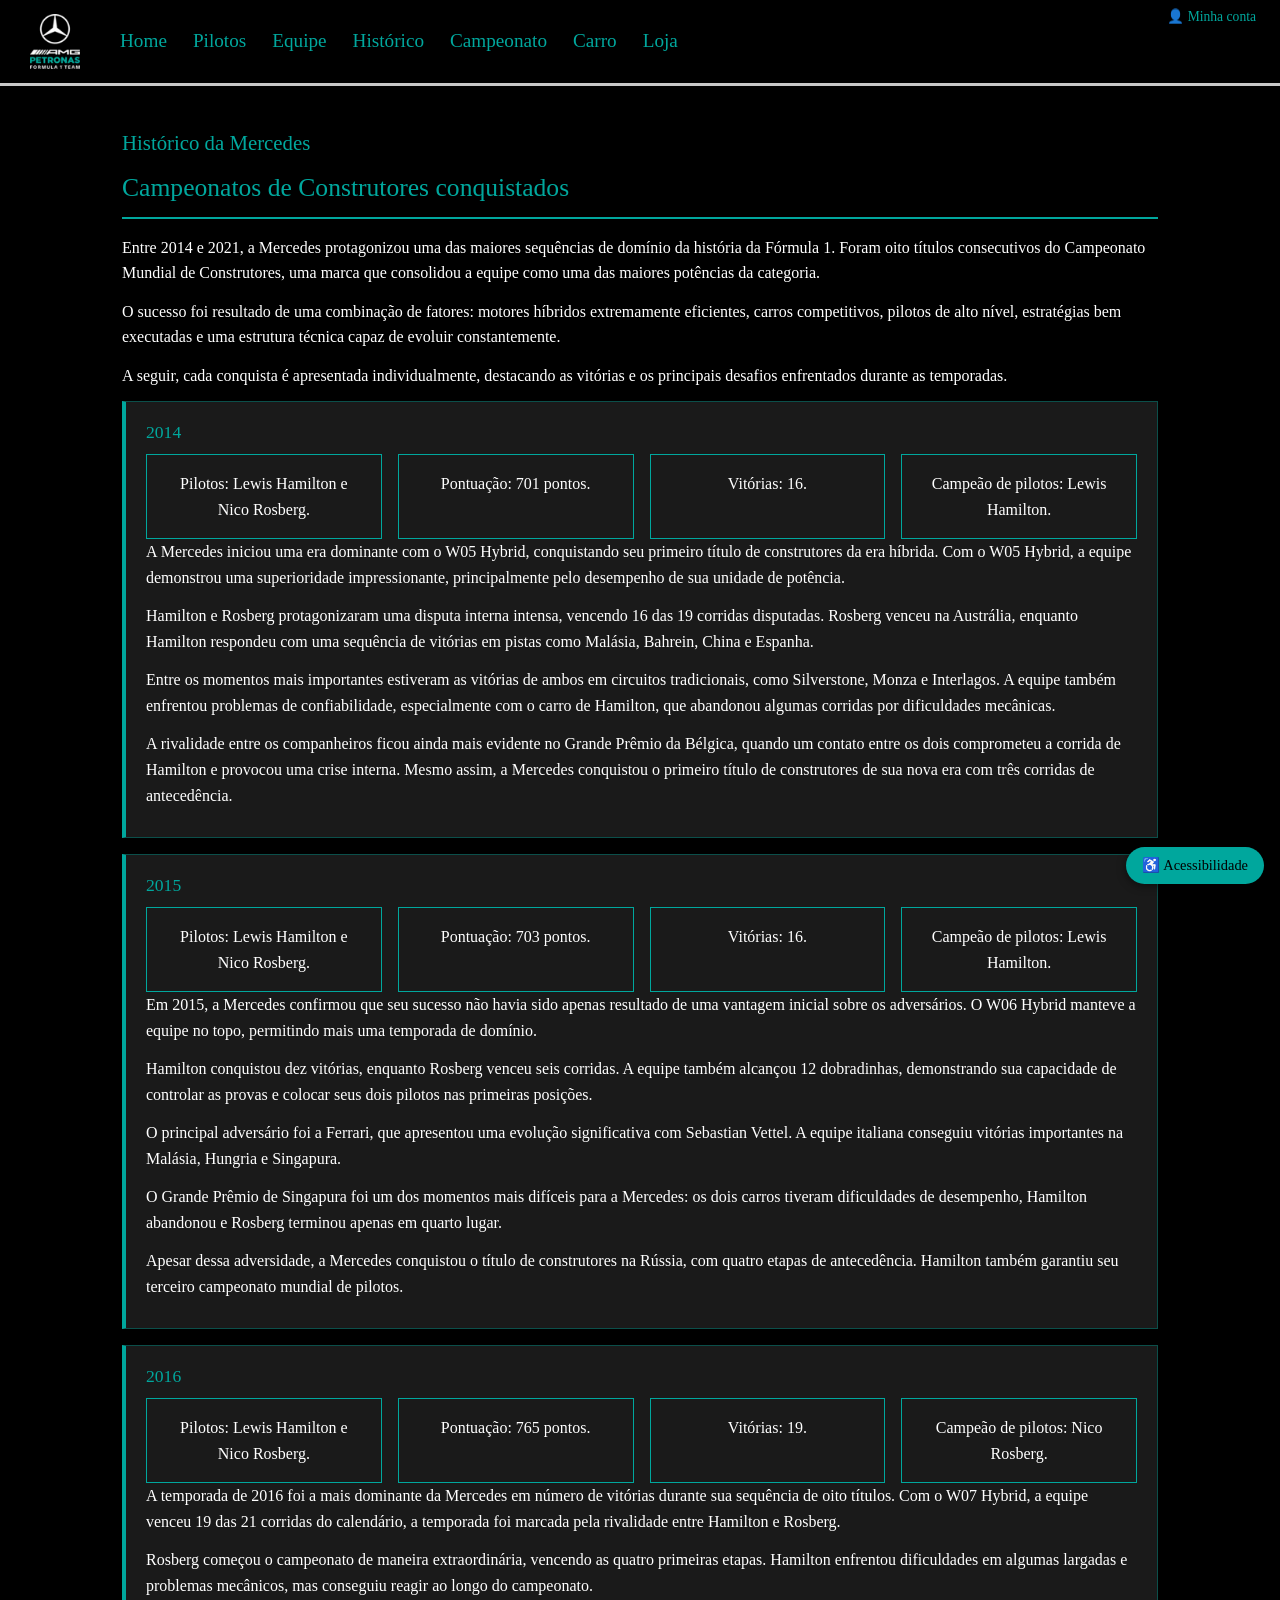
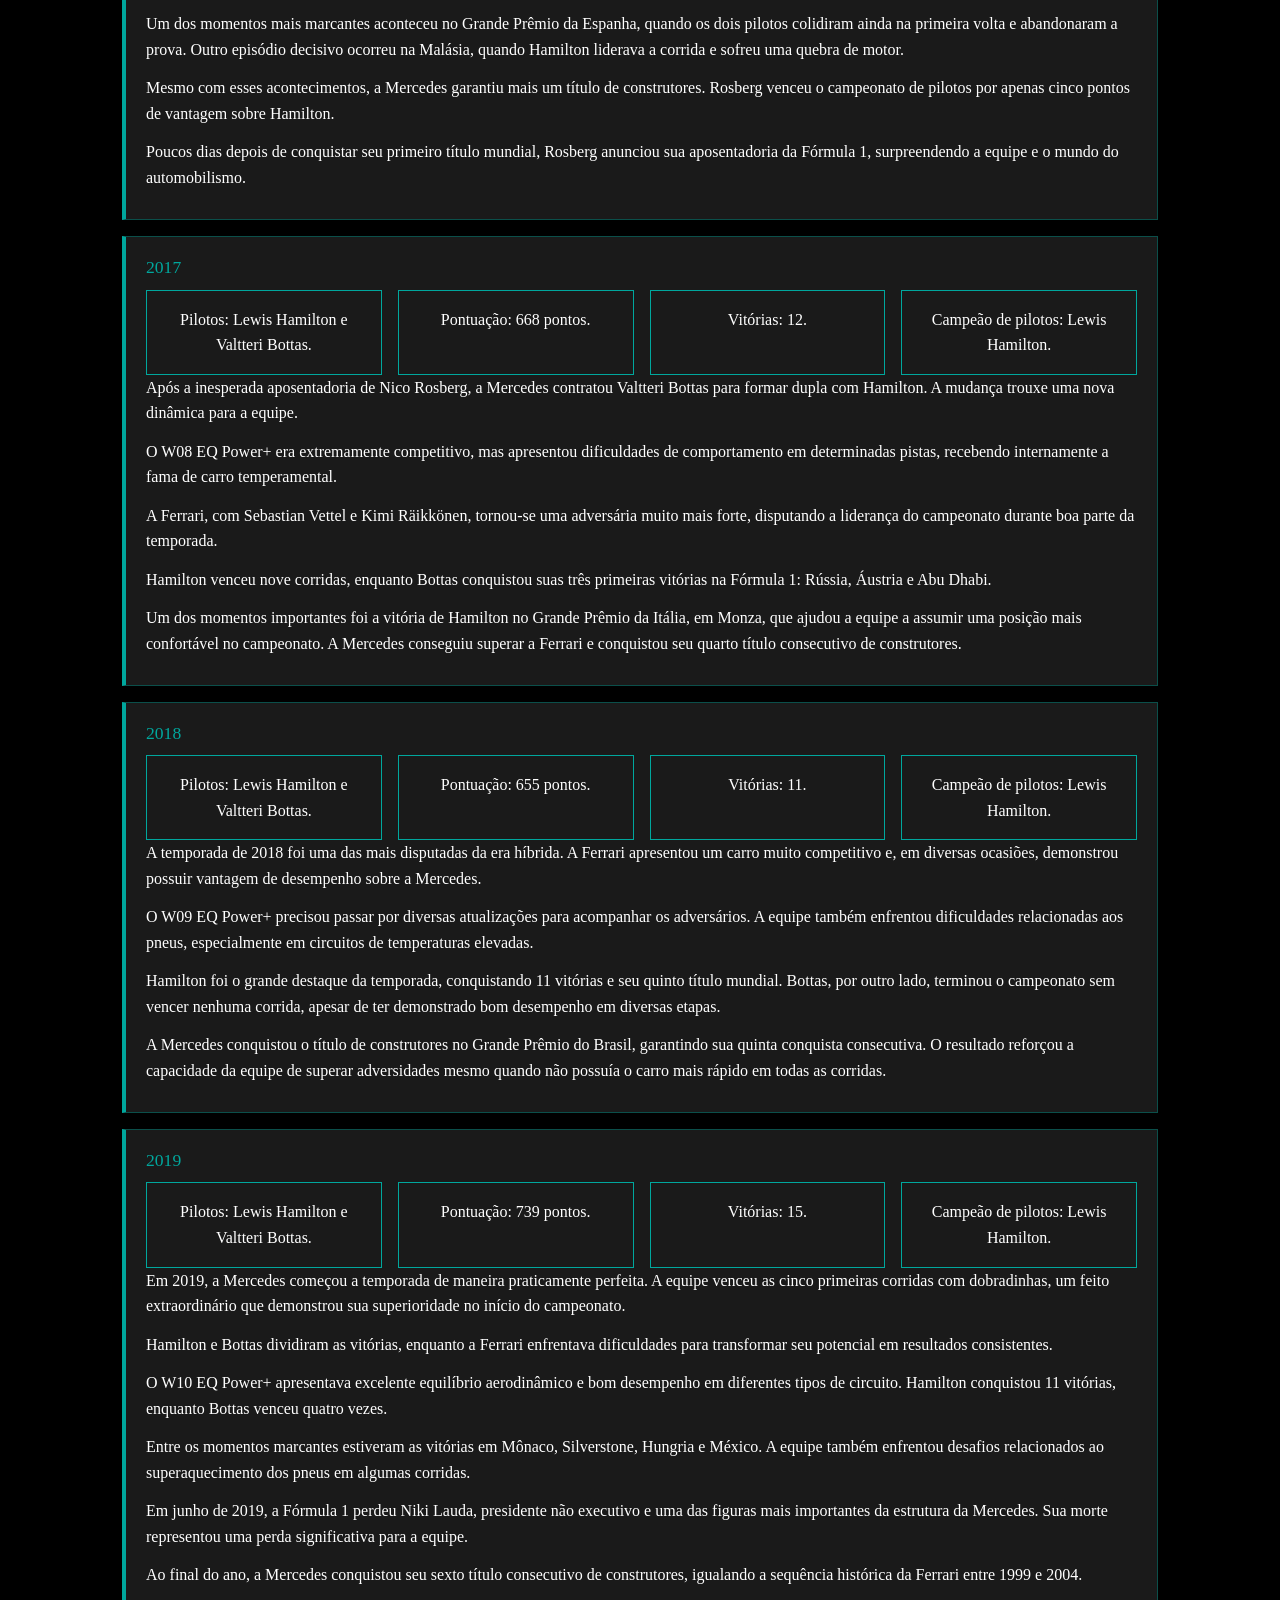
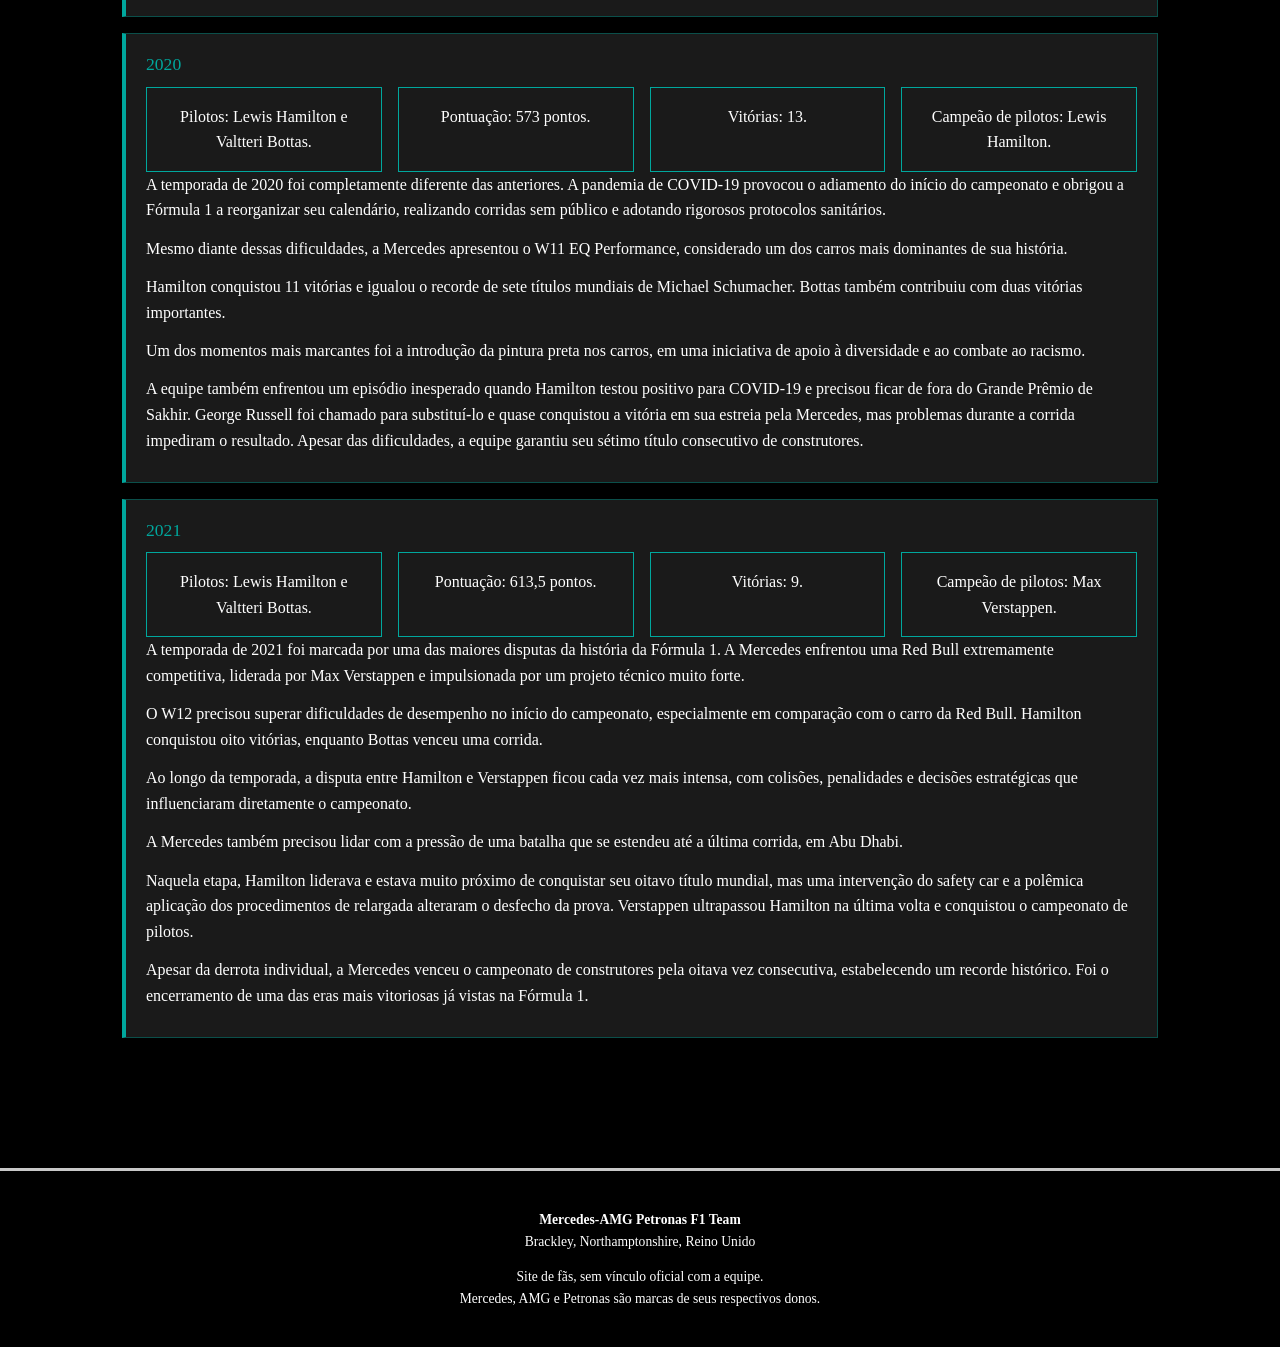
<file: histórico.html>
<!DOCTYPE html>
<html lang="pt-BR">
<head>
    <meta charset="UTF-8">
    <meta name="viewport" content="width=device-width, initial-scale=1.0">
    <title>Mercedes-AMG Petronas | Histórico</title>
    <link rel="stylesheet" href="style.css">
    <script src="acessibilidade.js"></script>
</head>
<body>

    <header id="nav-bar">
       <section id="logo">
        <img src="IMG/MF1_team_logo_Registered-Negative_full_colour (1).webp" alt="Mercedes-AMG Petronas" width="180">
    </section>
        <nav>
            <a href="index.html">Home</a>
            <a href="pilotos.html">Pilotos</a>
            <a href="equipe.html">Equipe</a>
            <a href="histórico.html">Histórico</a>
            <a href="campeonato.html">Campeonato</a>
            <a href="carro.html">Carro</a>
            <a href="loja.html">Loja</a>
        </nav>
         <button type="button" id="abrir-conta" aria-label="Abrir minha conta">
            👤 Minha conta
        </button>
    </header>

    <dialog id="janela-conta">
        <button type="button" id="fechar-conta">X</button>

        <section id="login-cadastro">
            <h2>Minha conta</h2>

            <div id="area-login">
                <h3>Entrar na conta</h3>

                <form id="form-login">
                    <label for="email-login">E-mail:</label>
                    <input type="email" id="email-login" required placeholder="Digite seu e-mail">

                    <label for="senha-login">Senha:</label>
                    <input type="password" id="senha-login" required placeholder="Digite sua senha">

                    <button type="submit">Entrar</button>
                </form>

                <p>
                    Ainda não tem uma conta?
                    <button type="button" id="mostrar-cadastro">Cadastre-se aqui</button>
                </p>
            </div>

            <hr id="divisor-conta" hidden>

            <div id="area-cadastro" hidden>
                <h3>Criar uma conta</h3>

                <form id="form-cadastro">
                    <label for="nome-cadastro">Nome completo:</label>
                    <input type="text" id="nome-cadastro" required placeholder="Digite seu nome">

                    <label for="email-cadastro">E-mail:</label>
                    <input type="email" id="email-cadastro" required placeholder="Digite seu e-mail">

                    <label for="senha-cadastro">Senha:</label>
                    <input type="password" id="senha-cadastro" required minlength="6" placeholder="Crie uma senha">

                    <label for="confirmar-senha">Confirmar senha:</label>
                    <input type="password" id="confirmar-senha" required minlength="6" placeholder="Digite a senha novamente">

                    <button type="submit">Criar conta</button>
                </form>

                <p>
                    Já tem uma conta?
                    <button type="button" id="mostrar-login">Entrar</button>
                </p>
            </div>

            <div id="area-usuario" hidden>
                <h3>Bem-vindo(a)!</h3>
                <p id="mensagem-usuario"></p>
                <button type="button" id="botao-sair">Sair da conta</button>
            </div>

            <p id="mensagem-conta" aria-live="polite"></p>
        </section>
    </dialog>

    </header>

    <main>

        <h1>Histórico da Mercedes</h1>

        <section>
            <h2>Campeonatos de Construtores conquistados</h2>

            <p>Entre 2014 e 2021, a Mercedes protagonizou uma 
              das maiores sequências de domínio da história da 
              Fórmula 1. Foram oito títulos consecutivos do 
              Campeonato Mundial de Construtores, uma marca que 
              consolidou a equipe como uma das maiores potências da categoria. 
            </p>

            <p>O sucesso foi resultado de uma combinação de fatores: 
              motores híbridos extremamente eficientes, carros competitivos, 
              pilotos de alto nível, estratégias bem executadas e uma estrutura 
              técnica capaz de evoluir constantemente.
            </p>

            <p>A seguir, cada conquista é apresentada individualmente, 
              destacando as vitórias e os principais desafios enfrentados 
              durante as temporadas.
            </p>

            <article>
                <h3>2014</h3>

                <ul>
                    <li>Pilotos: Lewis Hamilton e Nico Rosberg.</li>
                    <li>Pontuação: 701 pontos.</li>
                    <li>Vitórias: 16.</li>
                    <li>Campeão de pilotos: Lewis Hamilton.</li>
                </ul>

                <p>
                    A Mercedes iniciou uma era dominante com o W05 Hybrid,
                    conquistando seu primeiro título de construtores
                    da era híbrida. Com o W05 Hybrid, a equipe demonstrou 
                    uma superioridade impressionante, principalmente pelo 
                    desempenho de sua unidade de potência.
                </p>
                
                <p>Hamilton e Rosberg protagonizaram uma disputa interna intensa, 
                  vencendo 16 das 19 corridas disputadas. Rosberg venceu na Austrália, 
                  enquanto Hamilton respondeu com uma sequência de vitórias em pistas como 
                  Malásia, Bahrein, China e Espanha.
                </p>

                <p>
                  Entre os momentos mais importantes estiveram as vitórias de 
                  ambos em circuitos tradicionais, como Silverstone, Monza e 
                  Interlagos. A equipe também enfrentou problemas de confiabilidade, 
                  especialmente com o carro de Hamilton, que abandonou algumas 
                  corridas por dificuldades mecânicas.
                  </p>

                 <p>
                  A rivalidade entre os companheiros ficou ainda mais 
                  evidente no Grande Prêmio da Bélgica, quando um contato entre 
                  os dois comprometeu a corrida de Hamilton e provocou uma crise 
                  interna. Mesmo assim, a Mercedes conquistou o primeiro título de 
                  construtores de sua nova era com três corridas de antecedência.
                </p>

            </article>

            <article>
                <h3>2015</h3>

                <ul>
                    <li>Pilotos: Lewis Hamilton e Nico Rosberg.</li>
                    <li>Pontuação: 703 pontos.</li>
                    <li>Vitórias: 16.</li>
                    <li>Campeão de pilotos: Lewis Hamilton.</li>
                </ul>

                <p>
                Em 2015, a Mercedes confirmou que seu sucesso não havia 
                sido apenas resultado de uma vantagem inicial sobre os adversários. 
                O W06 Hybrid manteve a equipe no topo, permitindo mais uma temporada de domínio.
                </p>
                <p>
                Hamilton conquistou dez vitórias, enquanto Rosberg venceu 
                seis corridas. A equipe também alcançou 12 dobradinhas, 
                demonstrando sua capacidade de controlar as provas e colocar 
                seus dois pilotos nas primeiras posições.
                </p>

                <p>
                  O principal adversário foi a Ferrari, que apresentou uma 
                  evolução significativa com Sebastian Vettel. A equipe italiana 
                  conseguiu vitórias importantes na Malásia, Hungria e Singapura.
                </p>

                <p>
                  O Grande Prêmio de Singapura foi um dos momentos mais 
                  difíceis para a Mercedes: os dois carros tiveram dificuldades 
                  de desempenho, Hamilton abandonou e Rosberg terminou apenas 
                  em quarto lugar.
                </p>

                <p>
                  Apesar dessa adversidade, a Mercedes conquistou o título de 
                  construtores na Rússia, com quatro etapas de antecedência. 
                  Hamilton também garantiu seu terceiro campeonato mundial de pilotos.
                </p>

            </article>

            <article>
                <h3>2016</h3>

                <ul>
                    <li>Pilotos: Lewis Hamilton e Nico Rosberg.</li>
                    <li>Pontuação: 765 pontos.</li>
                    <li>Vitórias: 19.</li>
                    <li>Campeão de pilotos: Nico Rosberg.</li>
                </ul>
                <p>
A temporada de 2016 foi a mais dominante da Mercedes em número de vitórias durante sua sequência de oito títulos. Com o W07 Hybrid, 
a equipe venceu 19 das 21 corridas do calendário, a temporada foi marcada pela rivalidade entre Hamilton e Rosberg.
                </p>
                <p>
Rosberg começou o campeonato de maneira extraordinária, vencendo as quatro primeiras etapas. Hamilton enfrentou 
dificuldades em algumas largadas e problemas mecânicos, mas conseguiu reagir ao longo do campeonato.
                </p>
                 <p>
Um dos momentos mais marcantes aconteceu no Grande Prêmio da Espanha, quando os dois pilotos colidiram 
ainda na primeira volta e abandonaram a prova. Outro episódio decisivo ocorreu na Malásia, quando Hamilton liderava a corrida e sofreu uma quebra de motor.
                </p>
                 <p>
Mesmo com esses acontecimentos, a Mercedes garantiu mais um título de construtores. 
Rosberg venceu o campeonato de pilotos por apenas cinco pontos de vantagem sobre Hamilton.
                </p>
                <p>
Poucos dias depois de conquistar seu primeiro título mundial, Rosberg anunciou sua aposentadoria da Fórmula 1, surpreendendo a equipe e o mundo do automobilismo.
                </p>  
      </article>

            <article>
                <h3>2017</h3>

                <ul>
                    <li>Pilotos: Lewis Hamilton e Valtteri Bottas.</li>
                    <li>Pontuação: 668 pontos.</li>
                    <li>Vitórias: 12.</li>
                    <li>Campeão de pilotos: Lewis Hamilton.</li>
                </ul>

                <p>
Após a inesperada aposentadoria de Nico Rosberg, a Mercedes contratou Valtteri Bottas para formar dupla com Hamilton. A mudança trouxe uma nova dinâmica para a equipe.
                </p>
                <p>
O W08 EQ Power+ era extremamente competitivo, mas apresentou dificuldades de comportamento em determinadas pistas, recebendo internamente a fama de carro temperamental.
                </p>
                <p>
A Ferrari, com Sebastian Vettel e Kimi Räikkönen, tornou-se uma adversária muito mais forte, disputando a liderança do campeonato durante boa parte da temporada.
                </p>
                 <p>
Hamilton venceu nove corridas, enquanto Bottas conquistou suas três primeiras vitórias na Fórmula 1: Rússia, Áustria e Abu Dhabi.
                </p>
                 <p>
Um dos momentos importantes foi a vitória de Hamilton no Grande Prêmio da Itália, em Monza, que ajudou a equipe a assumir uma posição mais confortável no campeonato. 
A Mercedes conseguiu superar a Ferrari e conquistou seu quarto título consecutivo de construtores.
                </p>
            </article>

            <article>
                <h3>2018</h3>

                <ul>
                    <li>Pilotos: Lewis Hamilton e Valtteri Bottas.</li>
                    <li>Pontuação: 655 pontos.</li>
                    <li>Vitórias: 11.</li>
                    <li>Campeão de pilotos: Lewis Hamilton.</li>
                </ul>

                <p>
A temporada de 2018 foi uma das mais disputadas da era híbrida. A Ferrari apresentou um carro muito competitivo e, em diversas ocasiões, 
demonstrou possuir vantagem de desempenho sobre a Mercedes.
                </p>
                <p>
O W09 EQ Power+ precisou passar por diversas atualizações para acompanhar os adversários. A equipe também enfrentou dificuldades 
relacionadas aos pneus, especialmente em circuitos de temperaturas elevadas.
                </p>
                <p>
Hamilton foi o grande destaque da temporada, conquistando 11 vitórias e seu quinto título mundial. Bottas, por outro lado, 
terminou o campeonato sem vencer nenhuma corrida, apesar de ter demonstrado bom desempenho em diversas etapas.
                </p>
                 <p>
A Mercedes conquistou o título de construtores no Grande Prêmio do Brasil, garantindo sua quinta conquista consecutiva. 
O resultado reforçou a capacidade da equipe de superar adversidades mesmo quando não possuía o carro mais rápido em todas as corridas.
                </p>

            </article>

            <article>
                <h3>2019</h3>

                <ul>
                    <li>Pilotos: Lewis Hamilton e Valtteri Bottas.</li>
                    <li>Pontuação: 739 pontos.</li>
                    <li>Vitórias: 15.</li>
                    <li>Campeão de pilotos: Lewis Hamilton.</li>
                </ul>

                <p>
Em 2019, a Mercedes começou a temporada de maneira praticamente perfeita. A equipe venceu as cinco primeiras corridas com dobradinhas, 
um feito extraordinário que demonstrou sua superioridade no início do campeonato.
                </p>
                <p>
Hamilton e Bottas dividiram as vitórias, enquanto a Ferrari enfrentava dificuldades para transformar seu potencial em resultados consistentes.
                </p>
                <p>
O W10 EQ Power+ apresentava excelente equilíbrio aerodinâmico e bom desempenho em diferentes tipos de circuito. Hamilton conquistou 11 vitórias, 
enquanto Bottas venceu quatro vezes.
                </p>
                 <p>
Entre os momentos marcantes estiveram as vitórias em Mônaco, Silverstone, Hungria e México. A equipe também enfrentou desafios relacionados ao 
superaquecimento dos pneus em algumas corridas.
                </p>
                 <p>
Em junho de 2019, a Fórmula 1 perdeu Niki Lauda, presidente não executivo e uma das figuras mais importantes da estrutura da Mercedes. 
Sua morte representou uma perda significativa para a equipe.
                </p>
                <p>
                  Ao final do ano, a Mercedes conquistou seu sexto título consecutivo de construtores, igualando a sequência histórica da Ferrari entre 1999 e 2004.
                </p>
            </article>

            <article>
                <h3>2020</h3>

                <ul>
                    <li>Pilotos: Lewis Hamilton e Valtteri Bottas.</li>
                    <li>Pontuação: 573 pontos.</li>
                    <li>Vitórias: 13.</li>
                    <li>Campeão de pilotos: Lewis Hamilton.</li>
                </ul>

                <p>
A temporada de 2020 foi completamente diferente das anteriores. A pandemia de COVID-19 provocou o adiamento do início do campeonato e obrigou a 
Fórmula 1 a reorganizar seu calendário, realizando corridas sem público e adotando rigorosos protocolos sanitários.
                </p>
                <p>
Mesmo diante dessas dificuldades, a Mercedes apresentou o W11 EQ Performance, considerado um dos carros mais dominantes de sua história.
                </p>
                <p>
Hamilton conquistou 11 vitórias e igualou o recorde de sete títulos mundiais de Michael Schumacher. Bottas também contribuiu com duas vitórias importantes.
                </p>
                 <p>
Um dos momentos mais marcantes foi a introdução da pintura preta nos carros, em uma iniciativa de apoio à diversidade e ao combate ao racismo.
                </p>
                 <p>
A equipe também enfrentou um episódio inesperado quando Hamilton testou positivo para COVID-19 e precisou ficar de fora do Grande Prêmio de Sakhir. George Russell foi chamado para substituí-lo e quase conquistou a vitória em sua estreia pela Mercedes, mas problemas durante a corrida impediram o resultado.
Apesar das dificuldades, a equipe garantiu seu sétimo título consecutivo de construtores.
                </p>
            </article>

            <article>
                <h3>2021</h3>

                <ul>
                    <li>Pilotos: Lewis Hamilton e Valtteri Bottas.</li>
                    <li>Pontuação: 613,5 pontos.</li>
                    <li>Vitórias: 9.</li>
                    <li>Campeão de pilotos: Max Verstappen.</li>
                </ul>

                <p>
A temporada de 2021 foi marcada por uma das maiores disputas da história da Fórmula 1. A Mercedes enfrentou uma Red Bull extremamente competitiva, 
liderada por Max Verstappen e impulsionada por um projeto técnico muito forte.
                </p>
                <p>
O W12 precisou superar dificuldades de desempenho no início do campeonato, especialmente em comparação com o carro da Red Bull. Hamilton conquistou oito vitórias, enquanto Bottas venceu uma corrida.
                </p>
                <p>
Ao longo da temporada, a disputa entre Hamilton e Verstappen ficou cada vez mais intensa, com colisões, penalidades e decisões estratégicas que influenciaram diretamente o campeonato.
                </p>
                 <p>
A Mercedes também precisou lidar com a pressão de uma batalha que se estendeu até a última corrida, em Abu Dhabi.
                </p>
                 <p>
Naquela etapa, Hamilton liderava e estava muito próximo de conquistar seu oitavo título mundial, mas uma intervenção do safety car e a polêmica aplicação dos procedimentos de relargada alteraram o desfecho da prova.
 Verstappen ultrapassou Hamilton na última volta e conquistou o campeonato de pilotos.
                </p>
                <p>
Apesar da derrota individual, a Mercedes venceu o campeonato de construtores pela oitava vez consecutiva, estabelecendo um recorde histórico. Foi o encerramento de uma das eras mais vitoriosas já vistas na Fórmula 1.
                </p>
            </article>

        </section>

    </main>

   <footer id="contato">
  <p><strong>Mercedes-AMG Petronas F1 Team</strong><br>Brackley, Northamptonshire, Reino Unido</p>
  <p>Site de fãs, sem vínculo oficial com a equipe.<br>Mercedes, AMG e Petronas são marcas de seus respectivos donos.</p>
</footer>
<script>
        // Recupera as contas cadastradas no navegador.
        let usuarios = JSON.parse(
            localStorage.getItem("usuariosMercedes")
        ) || [];

        // Recupera a sessão atual.
        let usuarioLogado = JSON.parse(
            localStorage.getItem("usuarioLogadoMercedes")
        ) || null;

        const formularioLogin = document.getElementById("form-login");
        const formularioCadastro = document.getElementById("form-cadastro");

        const areaLogin = document.getElementById("area-login");
        const areaCadastro = document.getElementById("area-cadastro");
        const areaUsuario = document.getElementById("area-usuario");

        const mensagemConta = document.getElementById("mensagem-conta");

        function salvarUsuarios() {
            localStorage.setItem(
                "usuariosMercedes",
                JSON.stringify(usuarios)
            );
        }

        // Atualiza a tela de acordo com o estado da conta.
        function atualizarConta() {
            if (usuarioLogado) {
                areaLogin.hidden = true;
                areaCadastro.hidden = true;
                areaUsuario.hidden = false;

                document.getElementById("mensagem-usuario").textContent =
                    "Olá, " + usuarioLogado.nome + "! Você está conectado.";

            } else {
                areaLogin.hidden = false;
                areaCadastro.hidden = true;
                areaUsuario.hidden = true;
            }
        }

        // Criar uma nova conta.
        formularioCadastro.addEventListener("submit", function(evento) {
            evento.preventDefault();

            const nome = document.getElementById("nome-cadastro").value.trim();
            const email = document.getElementById("email-cadastro").value.trim().toLowerCase();
            const senha = document.getElementById("senha-cadastro").value;
            const confirmarSenha = document.getElementById("confirmar-senha").value;

            if (senha.length < 6) {
                mensagemConta.textContent =
                    "A senha precisa ter pelo menos 6 caracteres.";
                return;
            }

            if (senha !== confirmarSenha) {
                mensagemConta.textContent = "As senhas não são iguais.";
                return;
            }

            const emailExistente = usuarios.find(function(usuario) {
                return usuario.email === email;
            });

            if (emailExistente) {
                mensagemConta.textContent =
                    "Este e-mail já possui uma conta cadastrada.";
                return;
            }

            const novoUsuario = {
                nome: nome,
                email: email,
                senha: senha
            };

            usuarios.push(novoUsuario);
            salvarUsuarios();

            usuarioLogado = {
                nome: novoUsuario.nome,
                email: novoUsuario.email
            };

            localStorage.setItem(
                "usuarioLogadoMercedes",
                JSON.stringify(usuarioLogado)
            );

            formularioCadastro.reset();

            mensagemConta.textContent = "Conta criada com sucesso!";
            atualizarConta();
        });

        // Entrar em uma conta existente.
        formularioLogin.addEventListener("submit", function(evento) {
            evento.preventDefault();

            const email = document.getElementById("email-login").value.trim().toLowerCase();
            const senha = document.getElementById("senha-login").value;

            const usuarioEncontrado = usuarios.find(function(usuario) {
                return usuario.email === email && usuario.senha === senha;
            });

            if (!usuarioEncontrado) {
                mensagemConta.textContent = "E-mail ou senha incorretos.";
                return;
            }

            usuarioLogado = {
                nome: usuarioEncontrado.nome,
                email: usuarioEncontrado.email
            };

            localStorage.setItem(
                "usuarioLogadoMercedes",
                JSON.stringify(usuarioLogado)
            );

            formularioLogin.reset();

            mensagemConta.textContent = "Login realizado com sucesso!";
            atualizarConta();
        });

        // Sair da conta.
        document.getElementById("botao-sair").addEventListener(
            "click",
            function() {
                usuarioLogado = null;

                localStorage.removeItem("usuarioLogadoMercedes");

                mensagemConta.textContent = "Você saiu da sua conta.";
                atualizarConta();
            }
        );

        // Verifica se já existe uma sessão ao abrir a página.
        atualizarConta();
    </script>

    <script>
        // Controla a janela de login e cadastro.
        const janelaConta = document.getElementById("janela-conta");
        const botaoAbrirConta = document.getElementById("abrir-conta");

        botaoAbrirConta.addEventListener("click", function() {
            atualizarConta();
            janelaConta.showModal();
        });

        document.getElementById("fechar-conta").addEventListener(
            "click",
            function() {
                janelaConta.close();
            }
        );

        document.getElementById("mostrar-cadastro").addEventListener(
            "click",
            function() {
                document.getElementById("area-login").hidden = true;
                document.getElementById("area-cadastro").hidden = false;
                document.getElementById("divisor-conta").hidden = false;
                document.getElementById("mensagem-conta").textContent = "";
            }
        );

        document.getElementById("mostrar-login").addEventListener(
            "click",
            function() {
                document.getElementById("area-cadastro").hidden = true;
                document.getElementById("area-login").hidden = false;
                document.getElementById("divisor-conta").hidden = true;
                document.getElementById("mensagem-conta").textContent = "";
            }
        );
    </script>
</body>
</html>
</file>
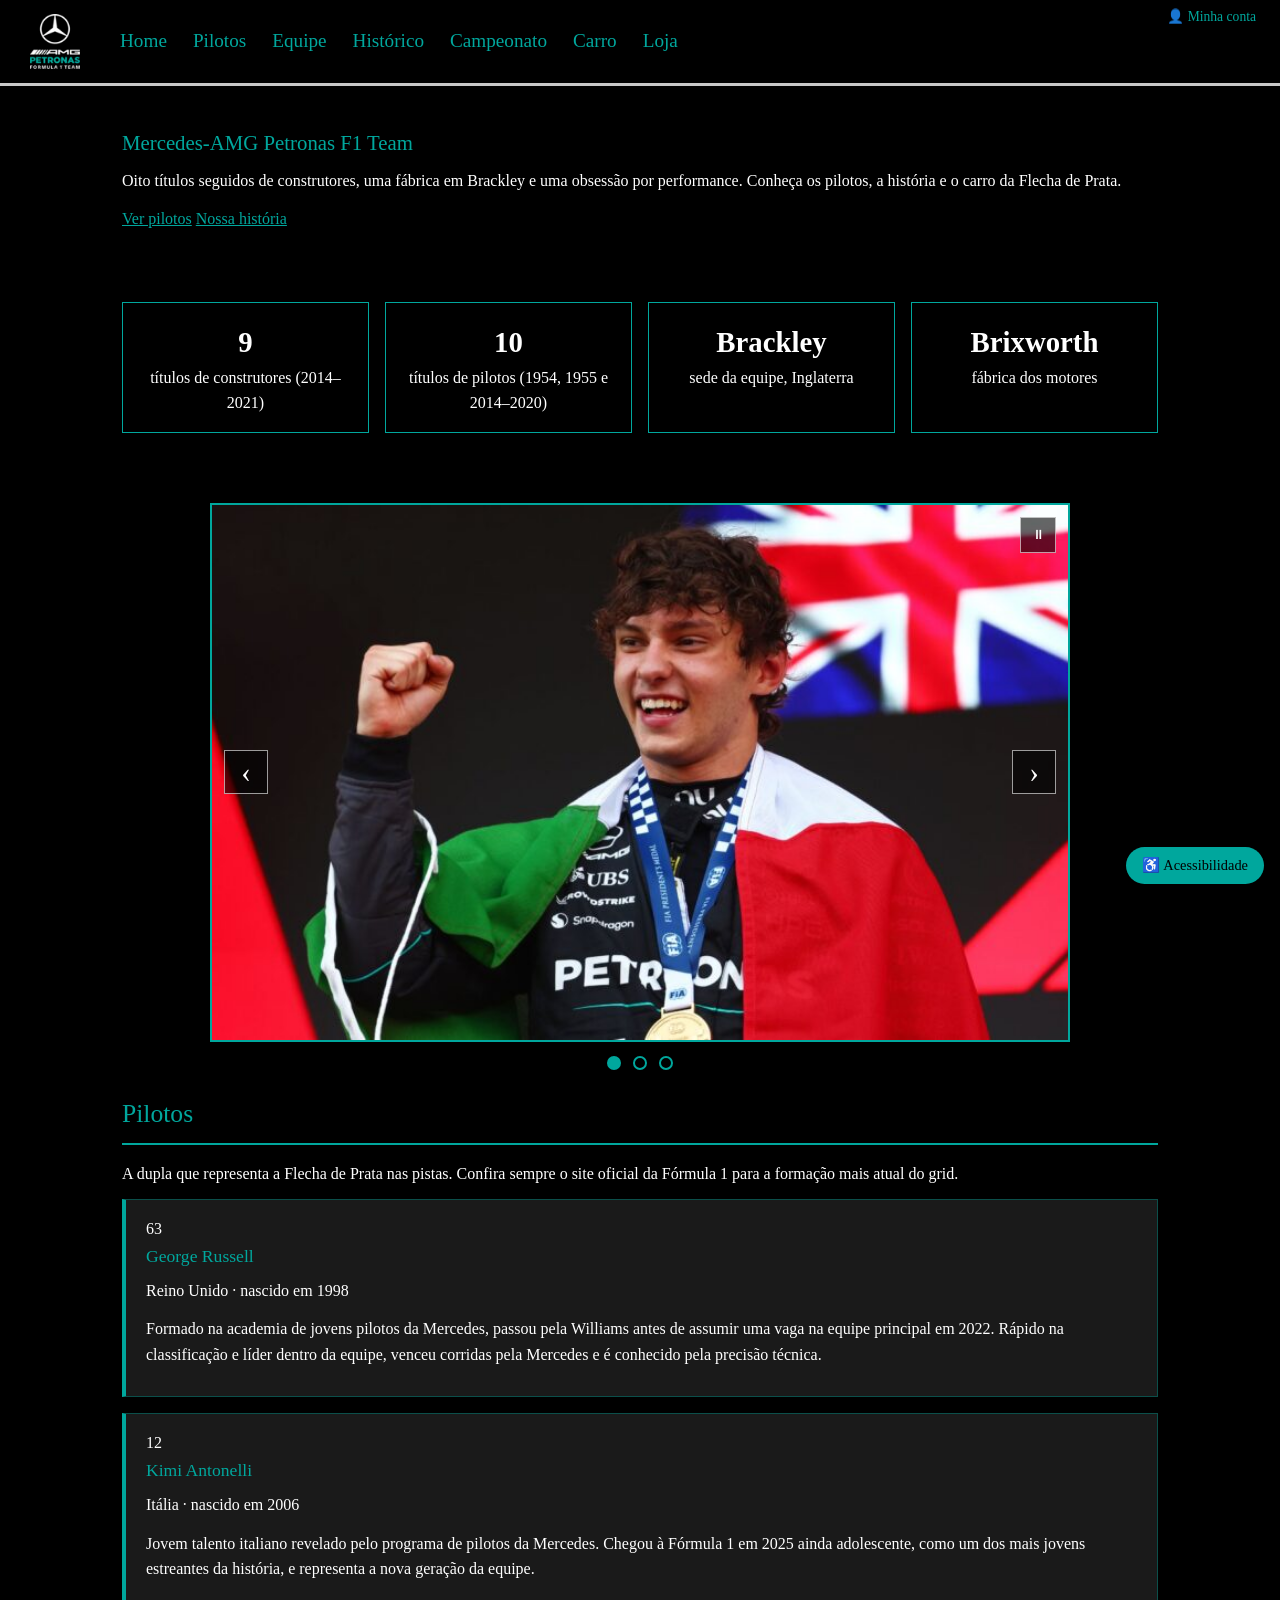
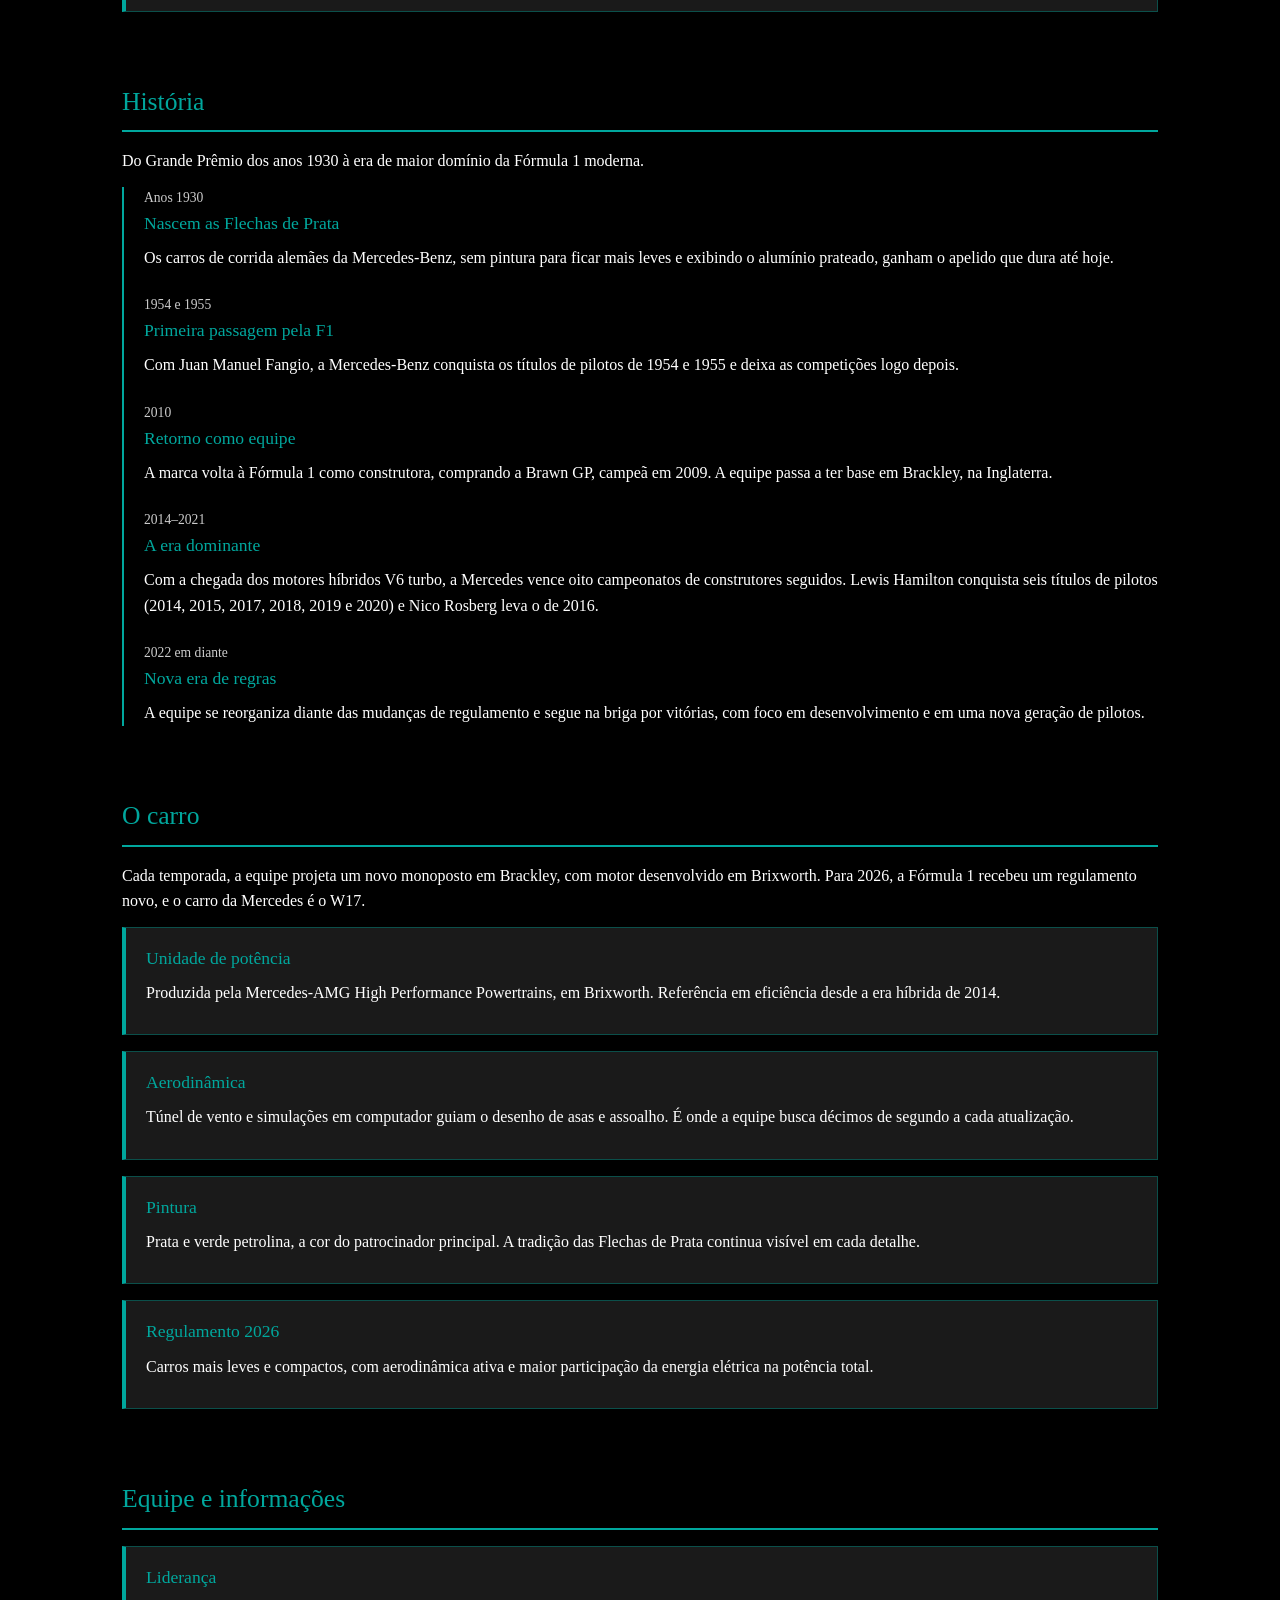
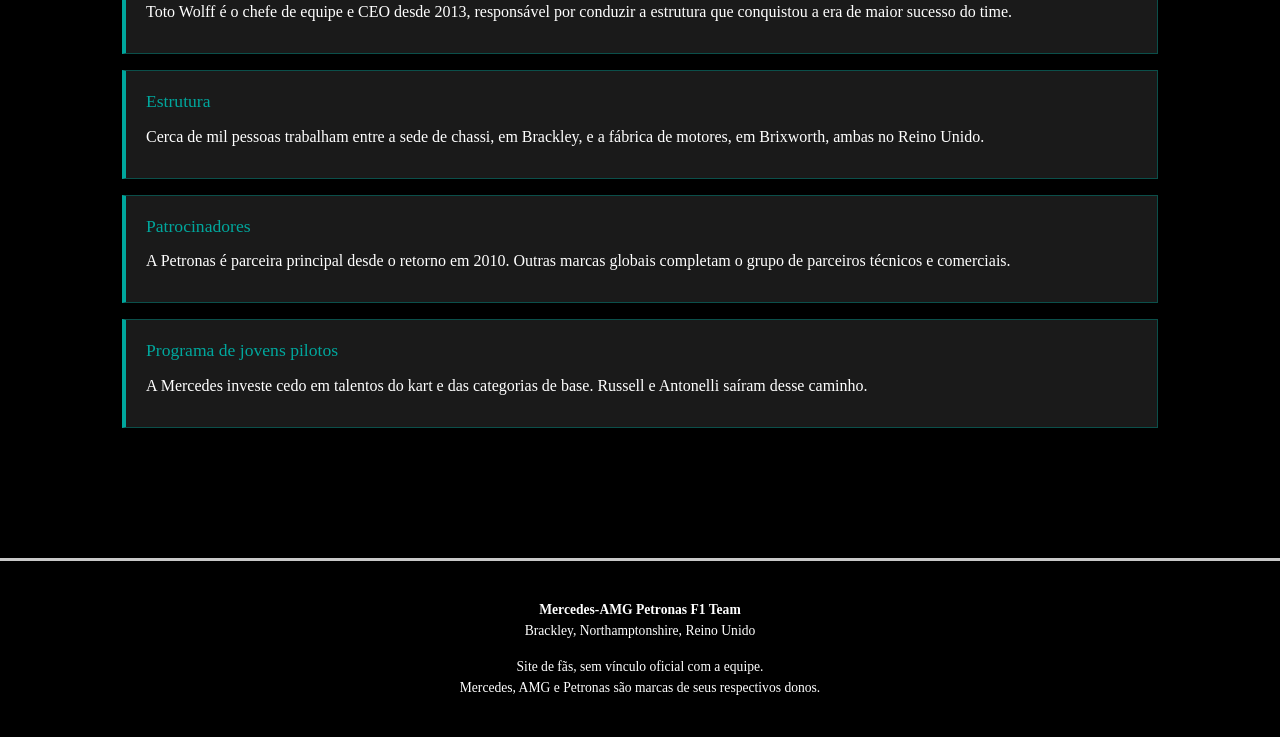
<file: home.html>
<!DOCTYPE html>
<html lang="pt-BR">
<head>
<meta charset="UTF-8">
<meta name="viewport" content="width=device-width, initial-scale=1">
<title>Mercedes-AMG Petronas F1 Team</title>
<meta name="description" content="Site sobre a equipe Mercedes-AMG Petronas de Fórmula 1: pilotos, história, carro e mais.">
<link rel="stylesheet" href="style.css">
<script src="acessibilidade.js"></script>
</head>

<body id="pag-fundo">

<header id="nav-bar">
  <section id="logo">
   <img src="IMG/MF1_team_logo_Registered-Negative_full_colour (1).webp" alt="Mercedes-AMG Petronas" width="180">
</section>
  <nav aria-label="Principal">
    <a href="home.html">Home</a>
            <a href="pilotos.html">Pilotos</a>
            <a href="equipe.html">Equipe</a>
            <a href="histórico.html">Histórico</a>
            <a href="campeonato.html">Campeonato</a>
            <a href="carro.html">Carro</a>
            <a href="loja.html">Loja</a>
  </nav>
   <button type="button" id="abrir-conta" aria-label="Abrir minha conta">
            👤 Minha conta
        </button>
    </header>

    <dialog id="janela-conta">
        <button type="button" id="fechar-conta">X</button>

        <section id="login-cadastro">
            <h2>Minha conta</h2>

            <div id="area-login">
                <h3>Entrar na conta</h3>

                <form id="form-login">
                    <label for="email-login">E-mail:</label>
                    <input type="email" id="email-login" required placeholder="Digite seu e-mail">

                    <label for="senha-login">Senha:</label>
                    <input type="password" id="senha-login" required placeholder="Digite sua senha">

                    <button type="submit">Entrar</button>
                </form>

                <p>
                    Ainda não tem uma conta?
                    <button type="button" id="mostrar-cadastro">Cadastre-se aqui</button>
                </p>
            </div>

            <hr id="divisor-conta" hidden>

            <div id="area-cadastro" hidden>
                <h3>Criar uma conta</h3>

                <form id="form-cadastro">
                    <label for="nome-cadastro">Nome completo:</label>
                    <input type="text" id="nome-cadastro" required placeholder="Digite seu nome">

                    <label for="email-cadastro">E-mail:</label>
                    <input type="email" id="email-cadastro" required placeholder="Digite seu e-mail">

                    <label for="senha-cadastro">Senha:</label>
                    <input type="password" id="senha-cadastro" required minlength="6" placeholder="Crie uma senha">

                    <label for="confirmar-senha">Confirmar senha:</label>
                    <input type="password" id="confirmar-senha" required minlength="6" placeholder="Digite a senha novamente">

                    <button type="submit">Criar conta</button>
                </form>

                <p>
                    Já tem uma conta?
                    <button type="button" id="mostrar-login">Entrar</button>
                </p>
            </div>

            <div id="area-usuario" hidden>
                <h3>Bem-vindo(a)!</h3>
                <p id="mensagem-usuario"></p>
                <button type="button" id="botao-sair">Sair da conta</button>
            </div>

            <p id="mensagem-conta" aria-live="polite"></p>
        </section>
    </dialog>

<main id="topo">

  <section>
    <h1>Mercedes-AMG Petronas F1 Team</h1>
    <p>Oito títulos seguidos de construtores, uma fábrica em Brackley e uma obsessão por performance. Conheça os pilotos, a história e o carro da Flecha de Prata.</p>
    <a href="#pilotos">Ver pilotos</a>
    <a href="#historia">Nossa história</a>
  </section>

  <section>
    <ul>
      <li><strong>9</strong> títulos de construtores (2014–2021)</li>
      <li><strong>10</strong> títulos de pilotos (1954, 1955 e 2014–2020)</li>
      <li><strong>Brackley</strong> sede da equipe, Inglaterra</li>
      <li><strong>Brixworth</strong> fábrica dos motores</li>
    </ul>
  </section>

  <section id="carrossel" aria-roledescription="carrossel" aria-label="Fotos da equipe">
    <div class="car-janela">
      <div class="car-trilho">

        <div class="car-slide">
          <img src="IMG/kimi-860x484.jpg" >
        </div>

        <div class="car-slide">
          <img src="IMG/Equipe.jpg" >
        </div>

        <div class="car-slide">
          <img src="IMG/dupla.avif">
        </div>

      </div>

      <button type="button" class="car-btn car-anterior" aria-label="Foto anterior">‹</button>
      <button type="button" class="car-btn car-proximo" aria-label="Próxima foto">›</button>
      <button type="button" class="car-pausa" aria-label="Pausar troca automática">⏸</button>
    </div>

    <div class="car-pontos"></div>
  </section>

  <section id="pilotos">
    <h2>Pilotos</h2>
    <p>A dupla que representa a Flecha de Prata nas pistas. Confira sempre o site oficial da Fórmula 1 para a formação mais atual do grid.</p>

    <article>
      <p>63</p>
      <h3>George Russell</h3>
      <p>Reino Unido · nascido em 1998</p>
      <p>Formado na academia de jovens pilotos da Mercedes, passou pela Williams antes de assumir uma vaga na equipe principal em 2022. Rápido na classificação e líder dentro da equipe, venceu corridas pela Mercedes e é conhecido pela precisão técnica.</p>
    </article>

    <article>
      <p>12</p>
      <h3>Kimi Antonelli</h3>
      <p>Itália · nascido em 2006</p>
      <p>Jovem talento italiano revelado pelo programa de pilotos da Mercedes. Chegou à Fórmula 1 em 2025 ainda adolescente, como um dos mais jovens estreantes da história, e representa a nova geração da equipe.</p>
    </article>
  </section>

  <section id="historia">
    <h2>História</h2>
    <p>Do Grande Prêmio dos anos 1930 à era de maior domínio da Fórmula 1 moderna.</p>
    <ol>
      <li>
        <time>Anos 1930</time>
        <h3>Nascem as Flechas de Prata</h3>
        <p>Os carros de corrida alemães da Mercedes-Benz, sem pintura para ficar mais leves e exibindo o alumínio prateado, ganham o apelido que dura até hoje.</p>
      </li>
      <li>
        <time>1954 e 1955</time>
        <h3>Primeira passagem pela F1</h3>
        <p>Com Juan Manuel Fangio, a Mercedes-Benz conquista os títulos de pilotos de 1954 e 1955 e deixa as competições logo depois.</p>
      </li>
      <li>
        <time>2010</time>
        <h3>Retorno como equipe</h3>
        <p>A marca volta à Fórmula 1 como construtora, comprando a Brawn GP, campeã em 2009. A equipe passa a ter base em Brackley, na Inglaterra.</p>
      </li>
      <li>
        <time>2014–2021</time>
        <h3>A era dominante</h3>
        <p>Com a chegada dos motores híbridos V6 turbo, a Mercedes vence oito campeonatos de construtores seguidos. Lewis Hamilton conquista seis títulos de pilotos (2014, 2015, 2017, 2018, 2019 e 2020) e Nico Rosberg leva o de 2016.</p>
      </li>
      <li>
        <time>2022 em diante</time>
        <h3>Nova era de regras</h3>
        <p>A equipe se reorganiza diante das mudanças de regulamento e segue na briga por vitórias, com foco em desenvolvimento e em uma nova geração de pilotos.</p>
      </li>
    </ol>
  </section>

  <section id="carro">
    <h2>O carro</h2>
    <p>Cada temporada, a equipe projeta um novo monoposto em Brackley, com motor desenvolvido em Brixworth. Para 2026, a Fórmula 1 recebeu um regulamento novo, e o carro da Mercedes é o W17.</p>

    <div>
      <h3>Unidade de potência</h3>
      <p>Produzida pela Mercedes-AMG High Performance Powertrains, em Brixworth. Referência em eficiência desde a era híbrida de 2014.</p>
    </div>
    <div>
      <h3>Aerodinâmica</h3>
      <p>Túnel de vento e simulações em computador guiam o desenho de asas e assoalho. É onde a equipe busca décimos de segundo a cada atualização.</p>
    </div>
    <div>
      <h3>Pintura</h3>
      <p>Prata e verde petrolina, a cor do patrocinador principal. A tradição das Flechas de Prata continua visível em cada detalhe.</p>
    </div>
    <div>
      <h3>Regulamento 2026</h3>
      <p>Carros mais leves e compactos, com aerodinâmica ativa e maior participação da energia elétrica na potência total.</p>
    </div>
  </section>

  <section id="equipe">
    <h2>Equipe e informações</h2>

    <div>
      <h3>Liderança</h3>
      <p>Toto Wolff é o chefe de equipe e CEO desde 2013, responsável por conduzir a estrutura que conquistou a era de maior sucesso do time.</p>
    </div>
    <div>
      <h3>Estrutura</h3>
      <p>Cerca de mil pessoas trabalham entre a sede de chassi, em Brackley, e a fábrica de motores, em Brixworth, ambas no Reino Unido.</p>
    </div>
    <div>
      <h3>Patrocinadores</h3>
      <p>A Petronas é parceira principal desde o retorno em 2010. Outras marcas globais completam o grupo de parceiros técnicos e comerciais.</p>
    </div>
    <div>
      <h3>Programa de jovens pilotos</h3>
      <p>A Mercedes investe cedo em talentos do kart e das categorias de base. Russell e Antonelli saíram desse caminho.</p>
    </div>
  </section>

</main>

<footer id="contato">
  <p><strong>Mercedes-AMG Petronas F1 Team</strong><br>Brackley, Northamptonshire, Reino Unido</p>
  <p>Site de fãs, sem vínculo oficial com a equipe.<br>Mercedes, AMG e Petronas são marcas de seus respectivos donos.</p>
</footer>
<script>
        // Recupera as contas cadastradas no navegador.
        let usuarios = JSON.parse(
            localStorage.getItem("usuariosMercedes")
        ) || [];

        // Recupera a sessão atual.
        let usuarioLogado = JSON.parse(
            localStorage.getItem("usuarioLogadoMercedes")
        ) || null;

        const formularioLogin = document.getElementById("form-login");
        const formularioCadastro = document.getElementById("form-cadastro");

        const areaLogin = document.getElementById("area-login");
        const areaCadastro = document.getElementById("area-cadastro");
        const areaUsuario = document.getElementById("area-usuario");

        const mensagemConta = document.getElementById("mensagem-conta");

        function salvarUsuarios() {
            localStorage.setItem(
                "usuariosMercedes",
                JSON.stringify(usuarios)
            );
        }

        // Atualiza a tela de acordo com o estado da conta.
        function atualizarConta() {
            if (usuarioLogado) {
                areaLogin.hidden = true;
                areaCadastro.hidden = true;
                areaUsuario.hidden = false;

                document.getElementById("mensagem-usuario").textContent =
                    "Olá, " + usuarioLogado.nome + "! Você está conectado.";

            } else {
                areaLogin.hidden = false;
                areaCadastro.hidden = true;
                areaUsuario.hidden = true;
            }
        }

        // Criar uma nova conta.
        formularioCadastro.addEventListener("submit", function(evento) {
            evento.preventDefault();

            const nome = document.getElementById("nome-cadastro").value.trim();
            const email = document.getElementById("email-cadastro").value.trim().toLowerCase();
            const senha = document.getElementById("senha-cadastro").value;
            const confirmarSenha = document.getElementById("confirmar-senha").value;

            if (senha.length < 6) {
                mensagemConta.textContent =
                    "A senha precisa ter pelo menos 6 caracteres.";
                return;
            }

            if (senha !== confirmarSenha) {
                mensagemConta.textContent = "As senhas não são iguais.";
                return;
            }

            const emailExistente = usuarios.find(function(usuario) {
                return usuario.email === email;
            });

            if (emailExistente) {
                mensagemConta.textContent =
                    "Este e-mail já possui uma conta cadastrada.";
                return;
            }

            const novoUsuario = {
                nome: nome,
                email: email,
                senha: senha
            };

            usuarios.push(novoUsuario);
            salvarUsuarios();

            usuarioLogado = {
                nome: novoUsuario.nome,
                email: novoUsuario.email
            };

            localStorage.setItem(
                "usuarioLogadoMercedes",
                JSON.stringify(usuarioLogado)
            );

            formularioCadastro.reset();

            mensagemConta.textContent = "Conta criada com sucesso!";
            atualizarConta();
        });

        // Entrar em uma conta existente.
        formularioLogin.addEventListener("submit", function(evento) {
            evento.preventDefault();

            const email = document.getElementById("email-login").value.trim().toLowerCase();
            const senha = document.getElementById("senha-login").value;

            const usuarioEncontrado = usuarios.find(function(usuario) {
                return usuario.email === email && usuario.senha === senha;
            });

            if (!usuarioEncontrado) {
                mensagemConta.textContent = "E-mail ou senha incorretos.";
                return;
            }

            usuarioLogado = {
                nome: usuarioEncontrado.nome,
                email: usuarioEncontrado.email
            };

            localStorage.setItem(
                "usuarioLogadoMercedes",
                JSON.stringify(usuarioLogado)
            );

            formularioLogin.reset();

            mensagemConta.textContent = "Login realizado com sucesso!";
            atualizarConta();
        });

        // Sair da conta.
        document.getElementById("botao-sair").addEventListener(
            "click",
            function() {
                usuarioLogado = null;

                localStorage.removeItem("usuarioLogadoMercedes");

                mensagemConta.textContent = "Você saiu da sua conta.";
                atualizarConta();
            }
        );

        // Verifica se já existe uma sessão ao abrir a página.
        atualizarConta();
    </script>

    <script>
        // Controla a janela de login e cadastro.
        const janelaConta = document.getElementById("janela-conta");
        const botaoAbrirConta = document.getElementById("abrir-conta");

        botaoAbrirConta.addEventListener("click", function() {
            atualizarConta();
            janelaConta.showModal();
        });

        document.getElementById("fechar-conta").addEventListener(
            "click",
            function() {
                janelaConta.close();
            }
        );

        document.getElementById("mostrar-cadastro").addEventListener(
            "click",
            function() {
                document.getElementById("area-login").hidden = true;
                document.getElementById("area-cadastro").hidden = false;
                document.getElementById("divisor-conta").hidden = false;
                document.getElementById("mensagem-conta").textContent = "";
            }
        );

        document.getElementById("mostrar-login").addEventListener(
            "click",
            function() {
                document.getElementById("area-cadastro").hidden = true;
                document.getElementById("area-login").hidden = false;
                document.getElementById("divisor-conta").hidden = true;
                document.getElementById("mensagem-conta").textContent = "";
            }
        );
    </script>
    <script src="carrosel.js"></script>
</body>
</html>
</file>
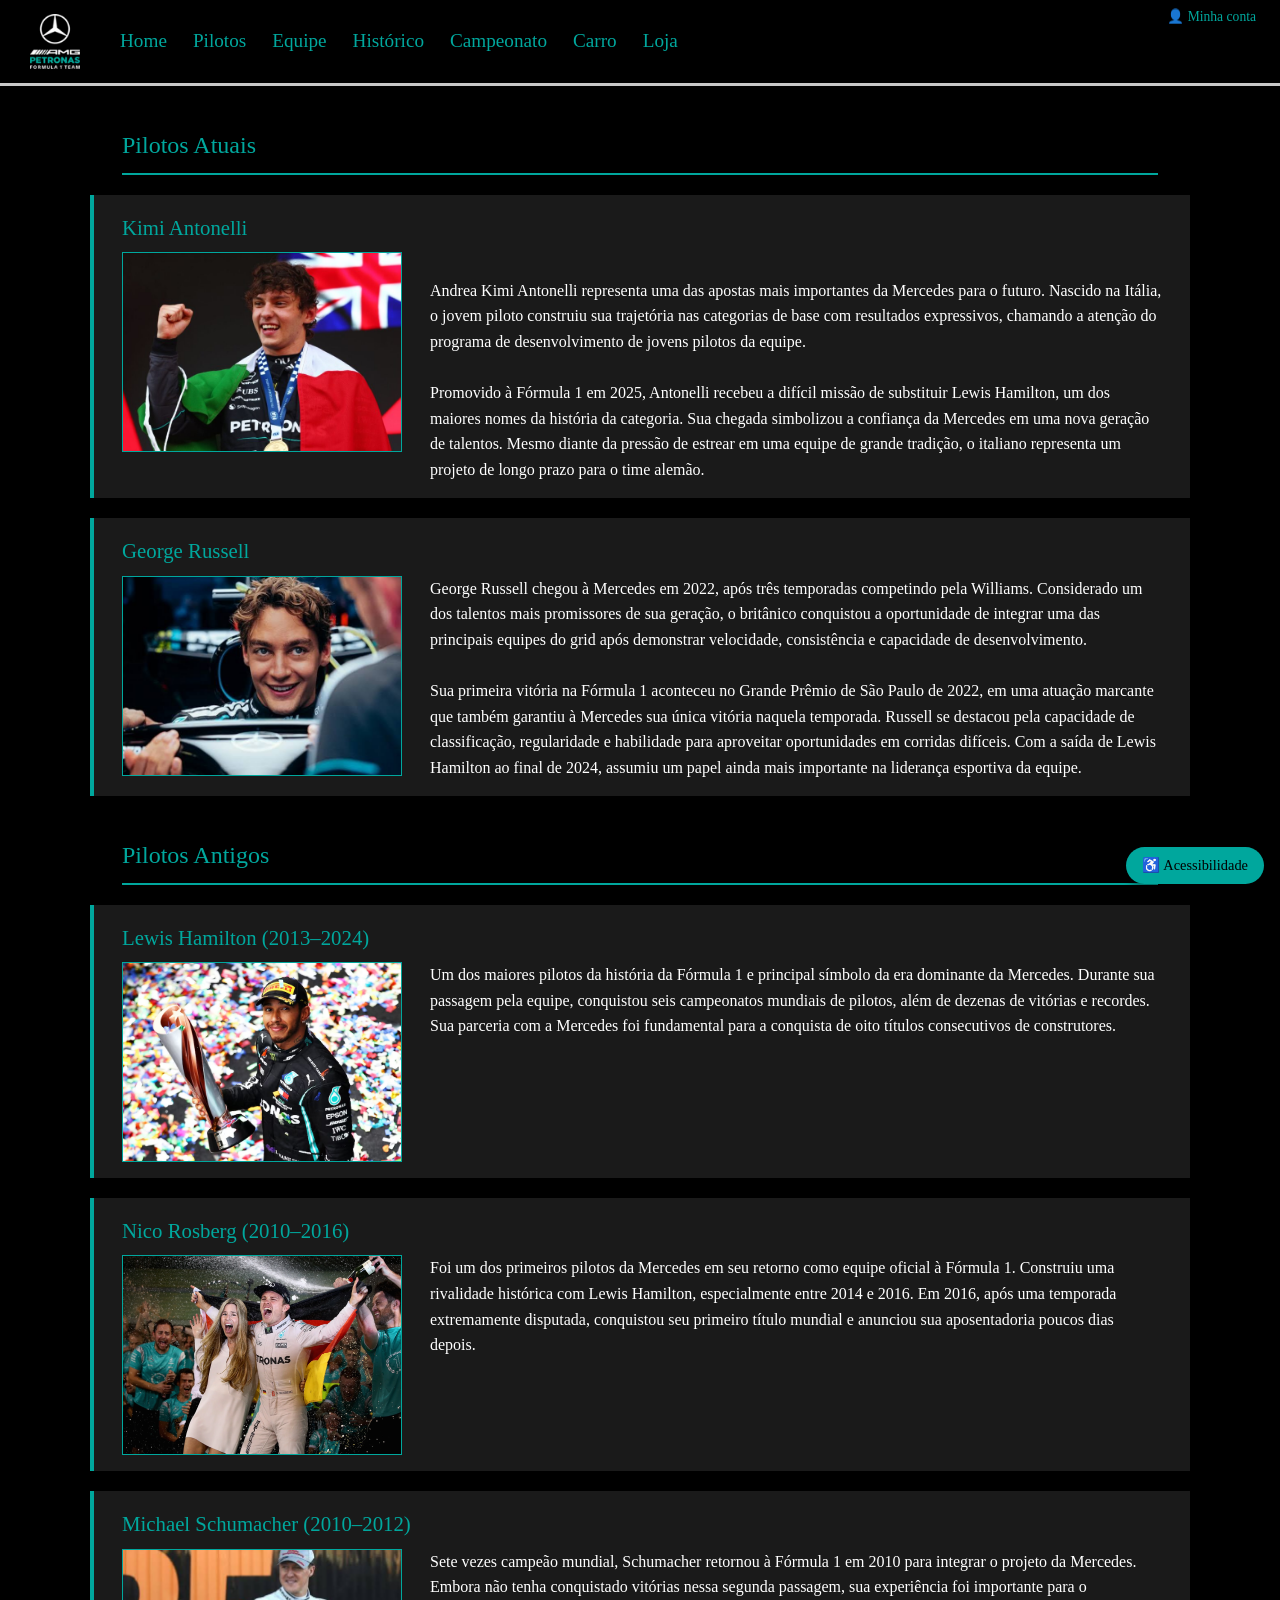
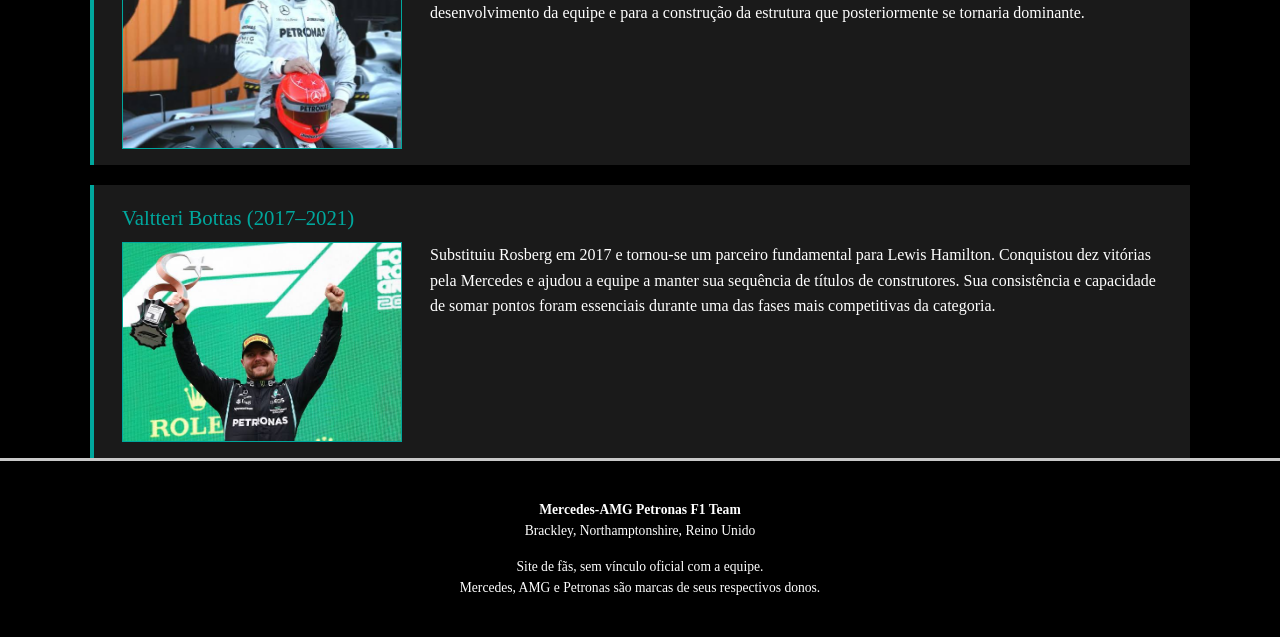
<file: pilotos.html>
<!DOCTYPE html>
<html lang="en">
<head>
    <meta charset="UTF-8">
    <meta name="viewport" content="width=, initial-scale=1.0">
    <title>Document</title>
    <link rel="stylesheet" href="style.css">
    <script src="acessibilidade.js"></script>
</head>

<body>
    <div>
    <header id="nav-bar">
        <section id="logo">
   <img src="IMG/MF1_team_logo_Registered-Negative_full_colour (1).webp" alt="Mercedes-AMG Petronas" width="180">
</section>
        <nav aria-label="Principal">
            <a href="index.html">Home</a>
            <a href="pilotos.html">Pilotos</a>
            <a href="equipe.html">Equipe</a>
            <a href="histórico.html">Histórico</a>
            <a href="campeonato.html">Campeonato</a>
            <a href="carro.html">Carro</a>
            <a href="loja.html">Loja</a>
        </nav>
         <button type="button" id="abrir-conta" aria-label="Abrir minha conta">
            👤 Minha conta
        </button>
    </header>

    <dialog id="janela-conta">
        <button type="button" id="fechar-conta">X</button>

        <section id="login-cadastro">
            <h2>Minha conta</h2>

            <div id="area-login">
                <h3>Entrar na conta</h3>

                <form id="form-login">
                    <label for="email-login">E-mail:</label>
                    <input type="email" id="email-login" required placeholder="Digite seu e-mail">

                    <label for="senha-login">Senha:</label>
                    <input type="password" id="senha-login" required placeholder="Digite sua senha">

                    <button type="submit">Entrar</button>
                </form>

                <p>
                    Ainda não tem uma conta?
                    <button type="button" id="mostrar-cadastro">Cadastre-se aqui</button>
                </p>
            </div>

            <hr id="divisor-conta" hidden>

            <div id="area-cadastro" hidden>
                <h3>Criar uma conta</h3>

                <form id="form-cadastro">
                    <label for="nome-cadastro">Nome completo:</label>
                    <input type="text" id="nome-cadastro" required placeholder="Digite seu nome">

                    <label for="email-cadastro">E-mail:</label>
                    <input type="email" id="email-cadastro" required placeholder="Digite seu e-mail">

                    <label for="senha-cadastro">Senha:</label>
                    <input type="password" id="senha-cadastro" required minlength="6" placeholder="Crie uma senha">

                    <label for="confirmar-senha">Confirmar senha:</label>
                    <input type="password" id="confirmar-senha" required minlength="6" placeholder="Digite a senha novamente">

                    <button type="submit">Criar conta</button>
                </form>

                <p>
                    Já tem uma conta?
                    <button type="button" id="mostrar-login">Entrar</button>
                </p>
            </div>

            <div id="area-usuario" hidden>
                <h3>Bem-vindo(a)!</h3>
                <p id="mensagem-usuario"></p>
                <button type="button" id="botao-sair">Sair da conta</button>
            </div>

            <p id="mensagem-conta" aria-live="polite"></p>
        </section>
    </dialog>

      </header>
    </div>

    <div id="titulo-atuais"><h1>Pilotos Atuais</h1></div>

    <div id="piloto-antonelli">
        <h2>Kimi Antonelli</h2>
        <img src="IMG/kimi-860x484.jpg">
        <p>
            Andrea Kimi Antonelli representa uma das apostas mais importantes da Mercedes para o futuro. Nascido na Itália, o jovem piloto construiu sua trajetória nas categorias de base com resultados expressivos, chamando a atenção do programa de desenvolvimento de jovens pilotos da equipe.

Promovido à Fórmula 1 em 2025, Antonelli recebeu a difícil missão de substituir Lewis Hamilton, um dos maiores nomes da história da categoria. Sua chegada simbolizou a confiança da Mercedes em uma nova geração de talentos. Mesmo diante da pressão de estrear em uma equipe de grande tradição, o italiano representa um projeto de longo prazo para o time alemão.
        </p>
    </div>
    <div id="piloto-russell">
        <h2>George Russell</h2>
        <img src="IMG/images.jpg" alt="">
        <p>George Russell chegou à Mercedes em 2022, após três temporadas competindo pela Williams. Considerado um dos talentos mais promissores de sua geração, o britânico conquistou a oportunidade de integrar uma das principais equipes do grid após demonstrar velocidade, consistência e capacidade de desenvolvimento.

            Sua primeira vitória na Fórmula 1 aconteceu no Grande Prêmio de São Paulo de 2022, em uma atuação marcante que também garantiu à Mercedes sua única vitória naquela temporada. Russell se destacou pela capacidade de classificação, regularidade e habilidade para aproveitar oportunidades em corridas difíceis. Com a saída de Lewis Hamilton ao final de 2024, assumiu um papel ainda mais importante na liderança esportiva da equipe.</p>
    </div>

<div id="titulo-antigos"><h1>Pilotos Antigos</h1></div>

<div id="piloto-hamilton">
    <h2>Lewis Hamilton (2013–2024)</h2>
    <img src="IMG/SURCVBRZFVC5BJDCG4Z3OL5UKU.avif" alt="">
<P>Um dos maiores pilotos da história da Fórmula 1 e principal símbolo da era dominante da Mercedes. Durante sua passagem pela equipe, conquistou seis campeonatos mundiais de pilotos, além de dezenas de vitórias e recordes. Sua parceria com a Mercedes foi fundamental para a conquista de oito títulos consecutivos de construtores.</P>
</div>

<div id="piloto-rosberg">
    <h2>Nico Rosberg (2010–2016)</h2>
    <img src="IMG/626407458.webp" alt="">
<P>Foi um dos primeiros pilotos da Mercedes em seu retorno como equipe oficial à Fórmula 1. Construiu uma rivalidade histórica com Lewis Hamilton, especialmente entre 2014 e 2016. Em 2016, após uma temporada extremamente disputada, conquistou seu primeiro título mundial e anunciou sua aposentadoria poucos dias depois.</P>
</div>

<div id="piloto-schumacher">
    <h2>Michael Schumacher (2010–2012)</h2>
    <img src="IMG/images (1).jpg" alt="">
<P>Sete vezes campeão mundial, Schumacher retornou à Fórmula 1 em 2010 para integrar o projeto da Mercedes. Embora não tenha conquistado vitórias nessa segunda passagem, sua experiência foi importante para o desenvolvimento da equipe e para a construção da estrutura que posteriormente se tornaria dominante.</P>
</div>

<div id="piloto-bottas">
    <H2>Valtteri Bottas (2017–2021)</H2>
    <img src="IMG/images (2).jpg" alt="">
<P>Substituiu Rosberg em 2017 e tornou-se um parceiro fundamental para Lewis Hamilton. Conquistou dez vitórias pela Mercedes e ajudou a equipe a manter sua sequência de títulos de construtores. Sua consistência e capacidade de somar pontos foram essenciais durante uma das fases mais competitivas da categoria.</P>
</div>

<footer id="contato">
  <p><strong>Mercedes-AMG Petronas F1 Team</strong><br>Brackley, Northamptonshire, Reino Unido</p>
  <p>Site de fãs, sem vínculo oficial com a equipe.<br>Mercedes, AMG e Petronas são marcas de seus respectivos donos.</p>
</footer>

<script>
        // Recupera as contas cadastradas no navegador.
        let usuarios = JSON.parse(
            localStorage.getItem("usuariosMercedes")
        ) || [];

        // Recupera a sessão atual.
        let usuarioLogado = JSON.parse(
            localStorage.getItem("usuarioLogadoMercedes")
        ) || null;

        const formularioLogin = document.getElementById("form-login");
        const formularioCadastro = document.getElementById("form-cadastro");

        const areaLogin = document.getElementById("area-login");
        const areaCadastro = document.getElementById("area-cadastro");
        const areaUsuario = document.getElementById("area-usuario");

        const mensagemConta = document.getElementById("mensagem-conta");

        function salvarUsuarios() {
            localStorage.setItem(
                "usuariosMercedes",
                JSON.stringify(usuarios)
            );
        }

        // Atualiza a tela de acordo com o estado da conta.
        function atualizarConta() {
            if (usuarioLogado) {
                areaLogin.hidden = true;
                areaCadastro.hidden = true;
                areaUsuario.hidden = false;

                document.getElementById("mensagem-usuario").textContent =
                    "Olá, " + usuarioLogado.nome + "! Você está conectado.";

            } else {
                areaLogin.hidden = false;
                areaCadastro.hidden = true;
                areaUsuario.hidden = true;
            }
        }

        // Criar uma nova conta.
        formularioCadastro.addEventListener("submit", function(evento) {
            evento.preventDefault();

            const nome = document.getElementById("nome-cadastro").value.trim();
            const email = document.getElementById("email-cadastro").value.trim().toLowerCase();
            const senha = document.getElementById("senha-cadastro").value;
            const confirmarSenha = document.getElementById("confirmar-senha").value;

            if (senha.length < 6) {
                mensagemConta.textContent =
                    "A senha precisa ter pelo menos 6 caracteres.";
                return;
            }

            if (senha !== confirmarSenha) {
                mensagemConta.textContent = "As senhas não são iguais.";
                return;
            }

            const emailExistente = usuarios.find(function(usuario) {
                return usuario.email === email;
            });

            if (emailExistente) {
                mensagemConta.textContent =
                    "Este e-mail já possui uma conta cadastrada.";
                return;
            }

            const novoUsuario = {
                nome: nome,
                email: email,
                senha: senha
            };

            usuarios.push(novoUsuario);
            salvarUsuarios();

            usuarioLogado = {
                nome: novoUsuario.nome,
                email: novoUsuario.email
            };

            localStorage.setItem(
                "usuarioLogadoMercedes",
                JSON.stringify(usuarioLogado)
            );

            formularioCadastro.reset();

            mensagemConta.textContent = "Conta criada com sucesso!";
            atualizarConta();
        });

        // Entrar em uma conta existente.
        formularioLogin.addEventListener("submit", function(evento) {
            evento.preventDefault();

            const email = document.getElementById("email-login").value.trim().toLowerCase();
            const senha = document.getElementById("senha-login").value;

            const usuarioEncontrado = usuarios.find(function(usuario) {
                return usuario.email === email && usuario.senha === senha;
            });

            if (!usuarioEncontrado) {
                mensagemConta.textContent = "E-mail ou senha incorretos.";
                return;
            }

            usuarioLogado = {
                nome: usuarioEncontrado.nome,
                email: usuarioEncontrado.email
            };

            localStorage.setItem(
                "usuarioLogadoMercedes",
                JSON.stringify(usuarioLogado)
            );

            formularioLogin.reset();

            mensagemConta.textContent = "Login realizado com sucesso!";
            atualizarConta();
        });

        // Sair da conta.
        document.getElementById("botao-sair").addEventListener(
            "click",
            function() {
                usuarioLogado = null;

                localStorage.removeItem("usuarioLogadoMercedes");

                mensagemConta.textContent = "Você saiu da sua conta.";
                atualizarConta();
            }
        );

        // Verifica se já existe uma sessão ao abrir a página.
        atualizarConta();
    </script>

    <script>
        // Controla a janela de login e cadastro.
        const janelaConta = document.getElementById("janela-conta");
        const botaoAbrirConta = document.getElementById("abrir-conta");

        botaoAbrirConta.addEventListener("click", function() {
            atualizarConta();
            janelaConta.showModal();
        });

        document.getElementById("fechar-conta").addEventListener(
            "click",
            function() {
                janelaConta.close();
            }
        );

        document.getElementById("mostrar-cadastro").addEventListener(
            "click",
            function() {
                document.getElementById("area-login").hidden = true;
                document.getElementById("area-cadastro").hidden = false;
                document.getElementById("divisor-conta").hidden = false;
                document.getElementById("mensagem-conta").textContent = "";
            }
        );

        document.getElementById("mostrar-login").addEventListener(
            "click",
            function() {
                document.getElementById("area-cadastro").hidden = true;
                document.getElementById("area-login").hidden = false;
                document.getElementById("divisor-conta").hidden = true;
                document.getElementById("mensagem-conta").textContent = "";
            }
        );
    </script>
</body>
</html>
</file>
<file: style.css>
:root {
  --verde: #00a79d;
  --preto: #000;
  --cinza: #1a1a1a;
  --linha: #c8c8c8;
}

* { box-sizing: border-box; }

html {
  background: #000;
  min-height: 100%;
}

body {
  margin: 0;
  min-height: 100vh;
  background: #000;

  color: var(--verde);
  font-family: 'Libre Baskerville', Georgia, serif;
  line-height: 1.6;
}
a { color: var(--verde); }

:root {
  --texto: #ffffff;
}

main p,
main li,
main td,
main time,
main small,
main strong,
main span,
footer p {
  color: var(--texto);
}

/*títulos e subtítulos*/
main h1,
main h2,
main h3,
main h4 {
  color: var(--verde);
}

/*links*/
main a {
  color: var(--verde);
}

/*caixas de informação*/
main li {
  color: var(--texto);
}

/*tabela*/
main thead th {
  color: #000;
}

/* CABEÇALHO */
#nav-bar {
  position: relative;
  display: flex;
  align-items: center;
  gap: 40px;
  padding: 14px 24px 14px 30px;
  background: var(--preto);
  border-bottom: 3px solid var(--linha);
}

#logo img {
  display: block;
  width: 50px;      
  height: auto;
}

#nav-bar nav {
  display: flex;
  flex-wrap: wrap;
  gap: 26px;
}

#nav-bar nav a {
  color: var(--verde);
  font-size: 1.2rem;
  text-decoration: none;
}

#nav-bar nav a:hover,
#nav-bar nav a.ativo {
  text-decoration: underline;
  text-decoration-color: #777;
  text-decoration-thickness: 3px;
  text-underline-offset: 6px;
}

/*Minha conta*/
#abrir-conta {
  position: absolute;
  top: 8px;
  right: 24px;
  background: none;
  border: 0;
  padding: 0;
  color: var(--verde);
  font-family: inherit;
  font-size: .85rem;
  cursor: pointer;
}
#abrir-conta:hover { text-decoration: underline; }

/*CONTEÚDO*/
main {
  max-width: 1100px;
  margin: 0 auto;
  padding: 40px 32px 60px;
}

main section { margin-bottom: 70px; }

main h1, main h2, main h3 {
  font-weight: 400;
  margin: 0 0 .5rem;
}
main h1 { font-size: 1.3rem; }
main h2 {
  font-size: 1.6rem;
  padding-bottom: 8px;
  margin-bottom: 1rem;
  border-bottom: 2px solid var(--verde);
}
main h3 { font-size: 1.1rem; }
main p  { margin: 0 0 .8rem; }

/*HERO/FOTO*/
.hero {
  display: grid;
  grid-template-columns: 408px 1fr;
  column-gap: 76px;
  align-items: start;
  text-align: center;
}

.hero::before {
  content: "";
  grid-column: 1;
  grid-row: 1 / span 10;
  width: 100%;
  aspect-ratio: 3 / 2;
  background: #222 url('img/pilotos.jpg') center / cover no-repeat;
}

.hero > * { grid-column: 2; }

.hero h1 { font-size: 1.2rem; }

.hero a {
  display: inline-block;
  margin: .5rem .6rem 0;
}

/*LISTA DE NÚMEROS*/
main section ul {
  list-style: none;
  margin: 0;
  padding: 0;
  display: grid;
  grid-template-columns: repeat(auto-fit, minmax(220px, 1fr));
  gap: 16px;
}
main section ul li {
  padding: 16px;
  border: 1px solid var(--verde);
  text-align: center;
}
main section ul li strong {
  display: block;
  font-size: 1.8rem;
}

/*CARDS*/
article,
#carro > div,
#equipe > div {
  background: var(--cinza);
  border: 1px solid #0b4f4a;
  border-left: 4px solid var(--verde);
  padding: 16px 20px;
  margin-bottom: 16px;
}

article > p:first-child {        
  font-size: 2rem;
  margin: 0;
  line-height: 1;
}

#carro, #equipe { display: block; }

/*história*/
#historia ol {
  list-style: none;
  margin: 0;
  padding: 0 0 0 20px;
  border-left: 2px solid var(--verde);
}
#historia li { margin-bottom: 24px; }
#historia time {
  display: block;
  font-size: .85rem;
  opacity: .8;
}

/*RODAPÉ*/
footer#contato {
  padding: 24px;
  text-align: center;
  font-size: .85rem;
  border-top: 3px solid var(--linha);
}

/*JANELA DE LOGIN*/
dialog#janela-conta {
  width: min(420px, 92vw);
  padding: 24px;
  background: var(--preto);
  color: var(--verde);
  border: 2px solid var(--verde);
  font-family: inherit;
}
dialog#janela-conta::backdrop { background: rgba(0, 0, 0, .75); }

#fechar-conta {
  float: right;
  background: none;
  border: 1px solid var(--verde);
  color: var(--verde);
  width: 30px;
  height: 30px;
  cursor: pointer;
}

#login-cadastro h2 { border: 0; font-size: 1.4rem; }

#janela-conta form { display: grid; gap: 8px; }

#janela-conta input {
  padding: 10px;
  background: var(--cinza);
  border: 1px solid var(--verde);
  color: #fff;
  font-family: inherit;
}

#janela-conta button[type="submit"] {
  margin-top: 8px;
  padding: 10px;
  background: var(--verde);
  border: 0;
  color: #000;
  font-family: inherit;
  cursor: pointer;
}

#mostrar-cadastro, #mostrar-login, #botao-sair {
  background: none;
  border: 0;
  color: var(--verde);
  font-family: inherit;
  text-decoration: underline;
  cursor: pointer;
}

#divisor-conta { border-color: var(--verde); margin: 20px 0; }

/*RESPONSIVO*/
@media (max-width: 800px) {
  #nav-bar { flex-direction: column; align-items: flex-start; gap: 12px; }
  .hero { grid-template-columns: 1fr; row-gap: 20px; }
  .hero::before, .hero > * { grid-column: 1; grid-row: auto; }
}

/*PILOTOS*/
#titulo-atuais, #titulo-antigos,
[id^="piloto-"] {
  max-width: 1100px;
  margin: 0 auto;
  padding: 0 32px;
}

#titulo-atuais, #titulo-antigos { margin-top: 40px; }

#titulo-atuais h1, #titulo-antigos h1 {
  font-weight: 400;
  font-size: 1.5rem;
  color: var(--verde);
  padding-bottom: 8px;
  border-bottom: 2px solid var(--verde);
}

[id^="piloto-"] {
  background: var(--cinza);
  border-left: 4px solid var(--verde);
  padding: 16px 28px;
  margin-top: 20px;
}

[id^="piloto-"] h2 {
  font-weight: 400;
  font-size: 1.3rem;
  color: var(--verde);
  margin: 0 0 .5rem;
}

[id^="piloto-"] p {
  color: #fff;
  margin: 0;
  white-space: pre-line;   
}


[id^="piloto-"] {
  display: grid;
  grid-template-columns: 280px 1fr;
  column-gap: 28px;
  align-items: start;
}


[id^="piloto-"] h2 {
  grid-column: 1 / -1;
}


[id^="piloto-"] img {
  grid-column: 1;
  width: 280px;
  height: 200px;
  object-fit: cover;
  object-position: center top;  
  display: block;
  border: 1px solid var(--verde);
}

[id^="piloto-"] p {
  grid-column: 2;
}

/*Equipe*/

article:has(> img) {
  display: grid;
  grid-template-columns: 280px 1fr;
  column-gap: 28px;
  row-gap: 0;
  align-items: start;
}

article > img {
  grid-column: 1;
  grid-row: 1 / span 10;     
  width: 280px;
  height: 200px;
  object-fit: cover;
  object-position: center top;   
  display: block;
  border: 1px solid var(--verde);
}

article:has(> img) > h3,
article:has(> img) > p {
  grid-column: 2;
}

article:not(:has(> img)) > p:first-child {
  font-size: inherit;
  line-height: inherit;
}

main section > p {
  color: #fff;
}

/*Tabela Camp*/
main table {
  width: 100%;
  border-collapse: collapse;
  background: var(--cinza);
  font-size: .95rem;
  margin-top: 16px;
}

main table th,
main table td {
  padding: 10px 14px;
  text-align: left;
  border-bottom: 1px solid #0b4f4a;
}

main table thead th {
  background: var(--verde);
  color: #000;
  font-weight: 700;
}

main table th:first-child,
main table td:first-child {
  text-align: center;
  width: 90px;
}
main table th:last-child,
main table td:last-child {
  text-align: right;
  width: 100px;
}

main table tbody tr:hover {
  background: #222;
}

main table tr.mercedes td {
  background: rgba(0, 167, 157, .18);
  font-weight: 700;
}
main table tr.mercedes td:first-child {
  box-shadow: inset 4px 0 0 var(--verde);
}

/*Acessibilidade*/
#acess-botao {
  position: fixed;
  right: 16px;
  bottom: 16px;
  z-index: 1000;
  padding: 10px 16px;
  background: var(--verde);
  color: #000;
  border: 0;
  border-radius: 999px;
  font-family: inherit;
  font-size: .9rem;
  cursor: pointer;
  box-shadow: 0 2px 8px rgba(0, 0, 0, .5);
}

#acess-painel {
  position: fixed;
  right: 16px;
  bottom: 68px;
  z-index: 1000;
  width: min(300px, calc(100vw - 32px));
  padding: 16px 18px;
  background: var(--cinza);
  color: var(--texto);
  border: 2px solid var(--verde);
  box-shadow: 0 4px 16px rgba(0, 0, 0, .5);
}
#acess-painel[hidden] { display: none; }

#acess-painel h2 {
  margin: 0 0 12px;
  padding: 0;
  border: 0;
  font-size: 1.1rem;
  font-weight: 400;
  color: var(--verde);
}

.acess-grupo { margin-bottom: 14px; }
.acess-grupo p { margin: 0 0 6px; font-size: .85rem; color: var(--texto); }

.acess-linha {
  display: flex;
  align-items: center;
  gap: 8px;
  flex-wrap: wrap;
}

#acess-painel button {
  padding: 8px 12px;
  background: transparent;
  color: var(--verde);
  border: 1px solid var(--verde);
  font-family: inherit;
  font-size: .85rem;
  cursor: pointer;
}
#acess-painel button:hover:not(:disabled) { background: rgba(0, 167, 157, .2); }
#acess-painel button:disabled { opacity: .4; cursor: not-allowed; }

/* botão do tema escolhido */
#acess-painel button[aria-pressed="true"] {
  background: var(--verde);
  color: #000;
  font-weight: 700;
}

#acess-nivel {
  min-width: 48px;
  text-align: center;
  color: var(--texto);
}

#acess-botao:focus-visible,
#acess-painel button:focus-visible {
  outline: 3px solid #ffbf00;
  outline-offset: 2px;
}

/*MODO CLARO*/
html[data-tema="claro"] {
  --verde: #006f68;     
  --preto: #ffffff;
  --cinza: #f1f5f5;
  --linha: #9a9a9a;
  --texto: #111111;
  background: #fff;
}

html[data-tema="claro"] body {
  background: #fff;
  color: var(--texto);
}

/*cabeçalho continua escuro*/
html[data-tema="claro"] header,
html[data-tema="claro"] #nav-bar {
  background: #000;
}
html[data-tema="claro"] header nav a,
html[data-tema="claro"] #abrir-conta {
  color: #00a79d;
}

/*tabelas*/
html[data-tema="claro"] main table thead th {
  background: var(--verde);
  color: #fff;
}
html[data-tema="claro"] main table th,
html[data-tema="claro"] main table td {
  border-bottom-color: #c5dcda;
}
html[data-tema="claro"] main table tbody tr:hover { background: #e6eeee; }
html[data-tema="claro"] main table tr.mercedes td { background: rgba(0, 111, 104, .12); }

/*cards*/
html[data-tema="claro"] article,
html[data-tema="claro"] #carro > div,
html[data-tema="claro"] #equipe > div,
html[data-tema="claro"] [id^="piloto-"] {
  border-color: #c5dcda;
  border-left-color: var(--verde);
}

html[data-tema="claro"] [id^="piloto-"] p,
html[data-tema="claro"] main section > p {
  color: var(--texto);
}

/*janela de login*/
html[data-tema="claro"] dialog#janela-conta {
  background: #fff;
  color: var(--texto);
}
html[data-tema="claro"] dialog#janela-conta::backdrop { background: rgba(0, 0, 0, .6); }
html[data-tema="claro"] #janela-conta input {
  background: #fff;
  color: var(--texto);
}
html[data-tema="claro"] #janela-conta button[type="submit"] { color: #fff; }

html[data-tema="claro"] #acess-botao,
html[data-tema="claro"] #acess-painel button[aria-pressed="true"] {
  color: #fff;
}



/* CARROSSEL */
#carrossel { position: relative; 
width: 100%;
  max-width: 860px; 
  margin: 24px auto;}

.car-janela {
  position: relative;
  overflow: hidden;
  border: 2px solid var(--verde);
  background: #000;
}

.car-trilho {
  display: flex;
  transition: transform .6s ease;
}

.car-slide {
  flex: 0 0 100%;
  position: relative;
  margin: 0;
}

.car-slide img {
  display: block;
  width: 100%;
  aspect-ratio: 16 / 10;
  max-height: 540px;
  object-fit: cover;
  object-position: center 20%;
}


/* setas e pausa */
.car-btn,
.car-pausa {
  position: absolute;
  background: rgba(0, 0, 0, .6);
  color: #fff;
  border: 1px solid rgba(255, 255, 255, .6);
  font-family: inherit;
  cursor: pointer;
}
.car-btn:hover,
.car-pausa:hover { background: rgba(0, 0, 0, .85); }

.car-btn {
  top: 50%;
  transform: translateY(-50%);
  width: 44px;
  height: 44px;
  font-size: 1.8rem;
  line-height: 1;
}
.car-anterior { left: 12px; }
.car-proximo  { right: 12px; }

.car-pausa {
  top: 12px;
  right: 12px;
  width: 36px;
  height: 36px;
}

/* bolinhas */
.car-pontos {
  display: flex;
  justify-content: center;
  gap: 12px;
  margin-top: 14px;
}
.car-pontos button {
  width: 14px;
  height: 14px;
  padding: 0;
  border: 2px solid var(--verde);
  border-radius: 50%;
  background: transparent;
  cursor: pointer;
}
.car-pontos button[aria-current="true"] { background: var(--verde); }

.car-btn:focus-visible,
.car-pausa:focus-visible,
.car-pontos button:focus-visible {
  outline: 3px solid #ffbf00;
  outline-offset: 2px;
}

@media (prefers-reduced-motion: reduce) {
  .car-trilho { transition: none; }
}
</file>
